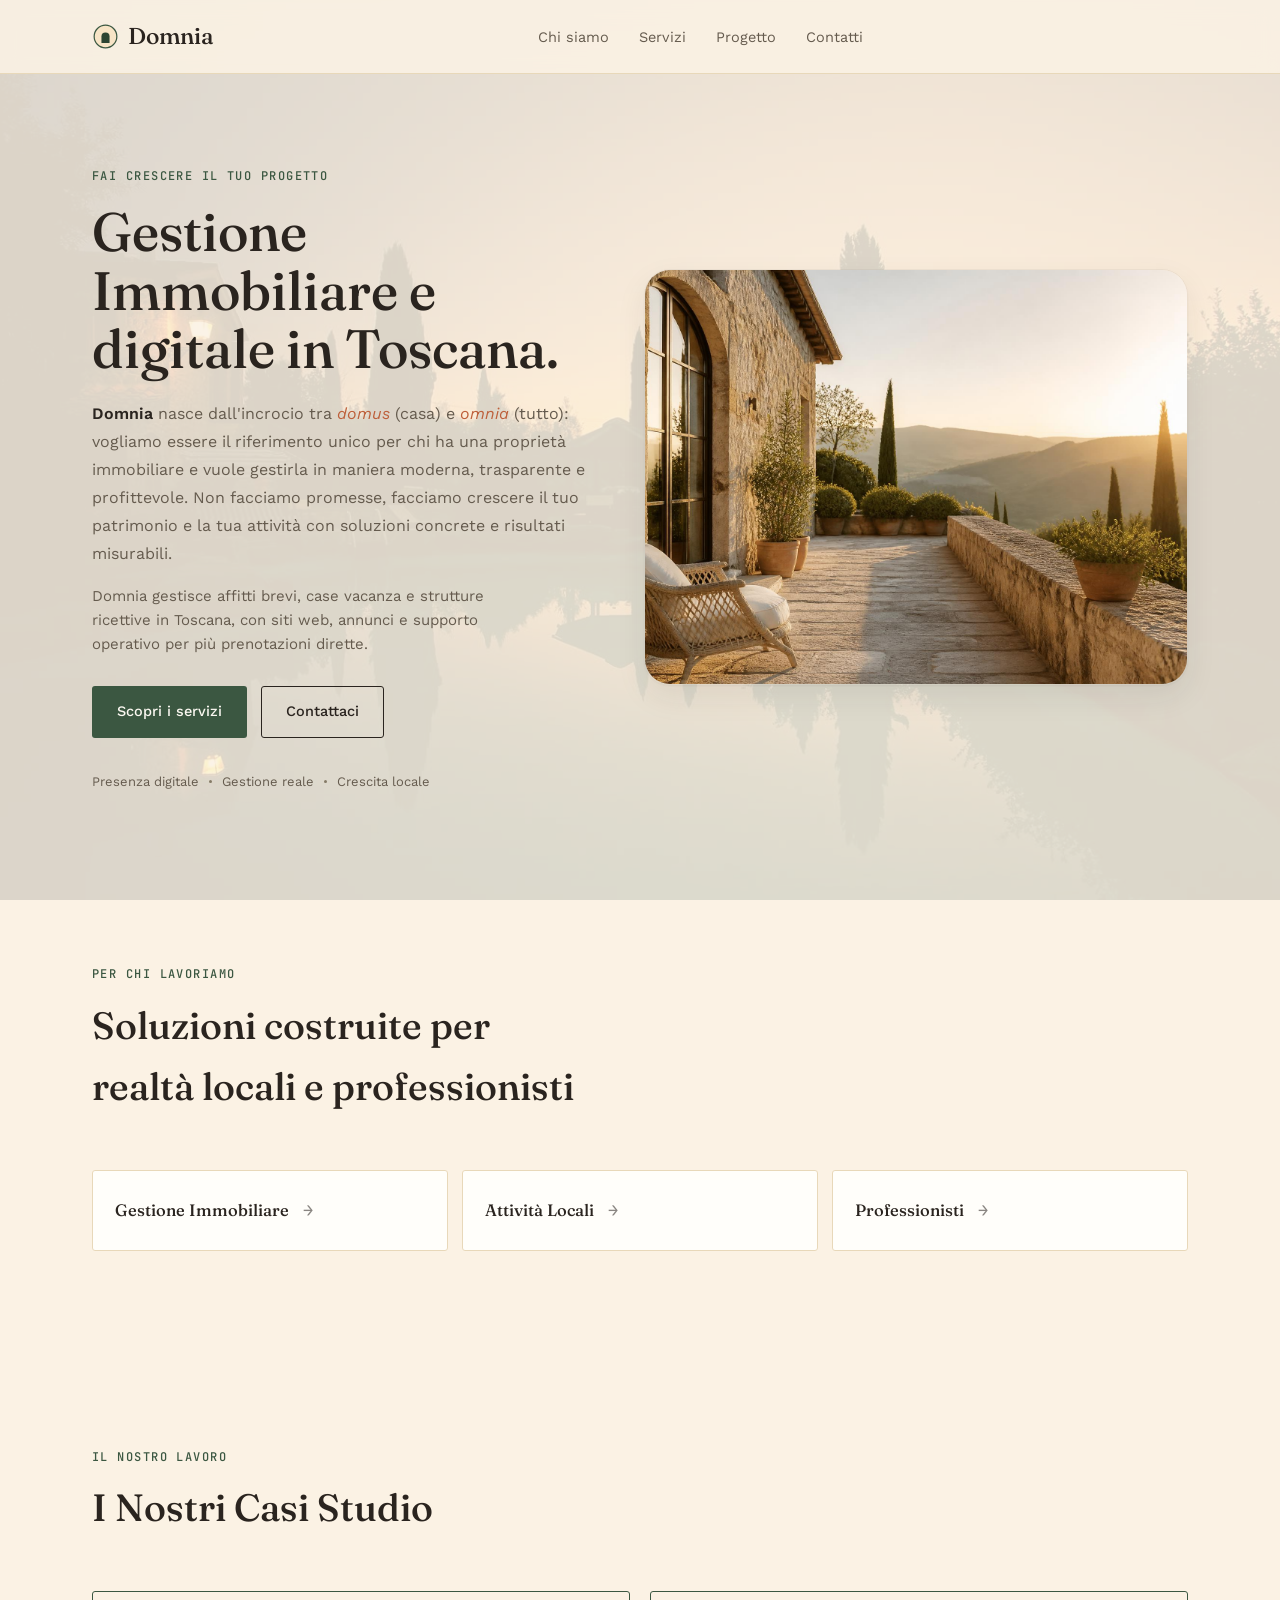
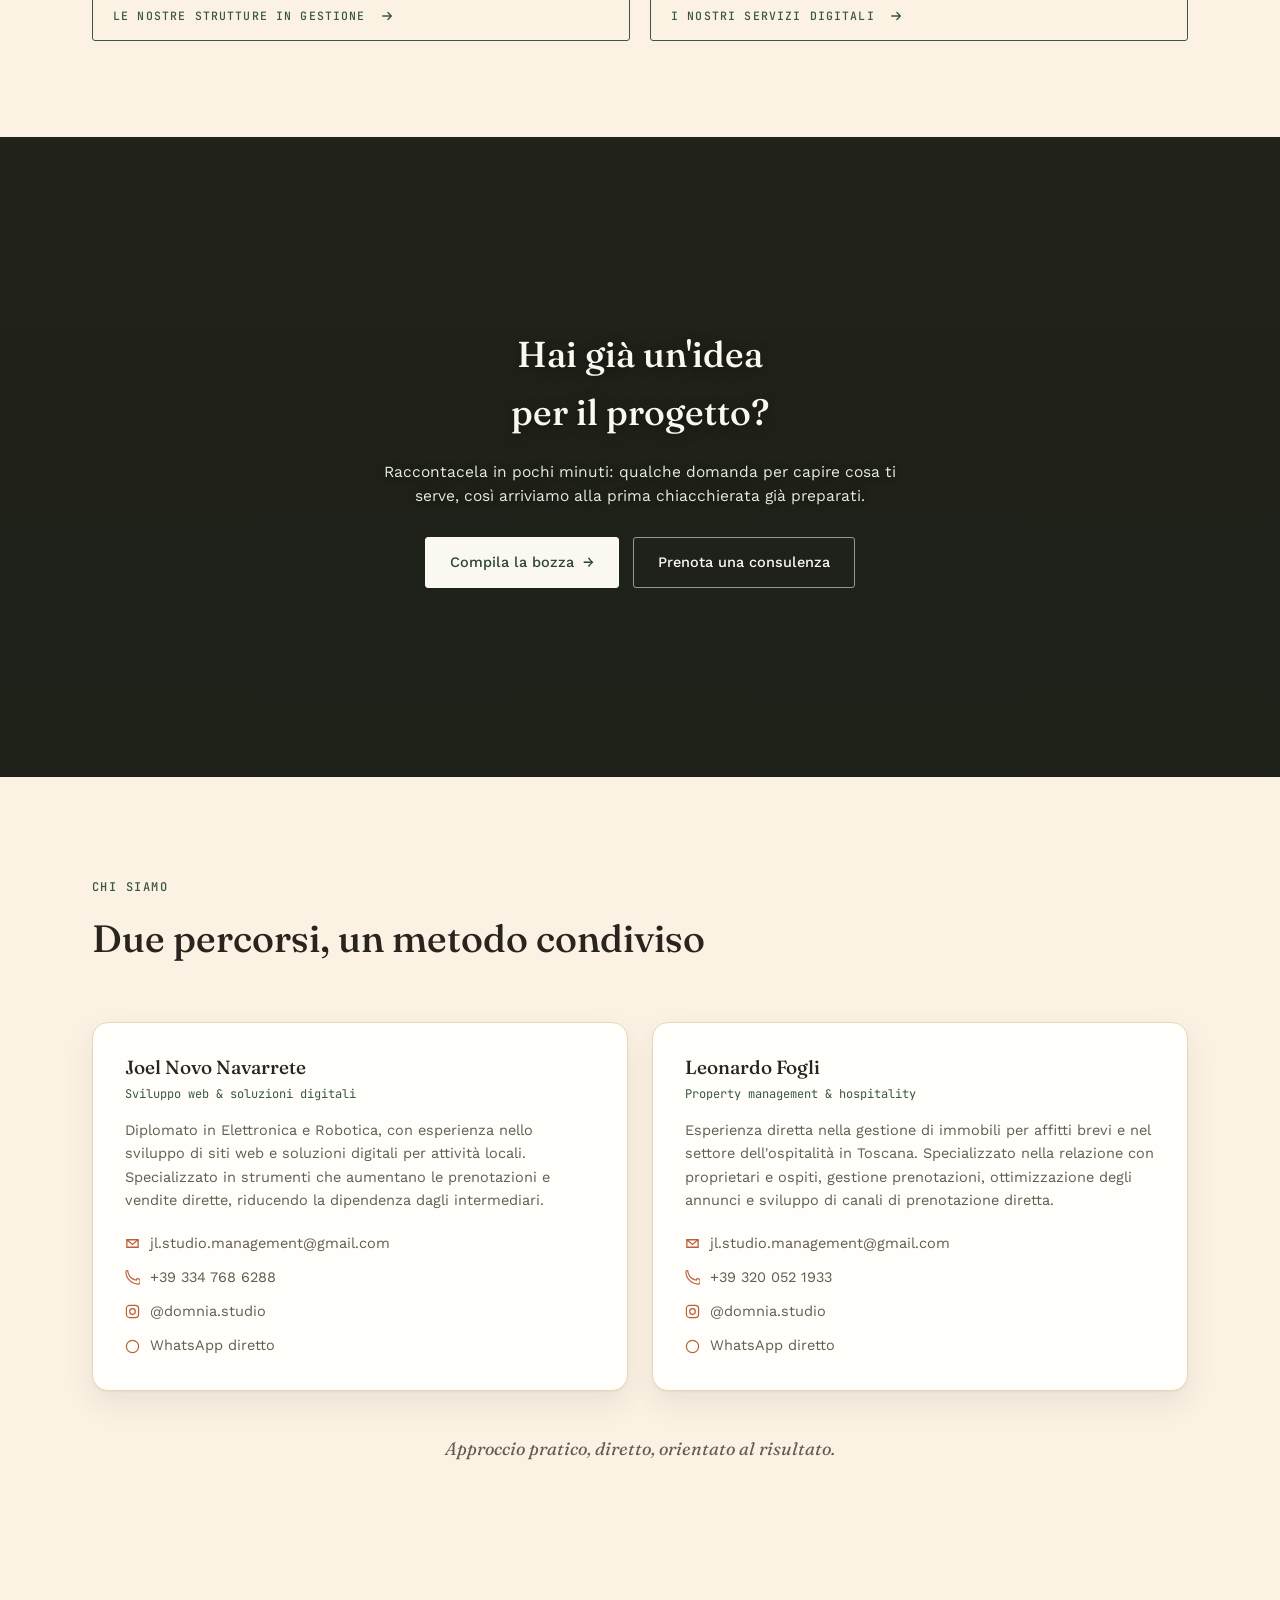
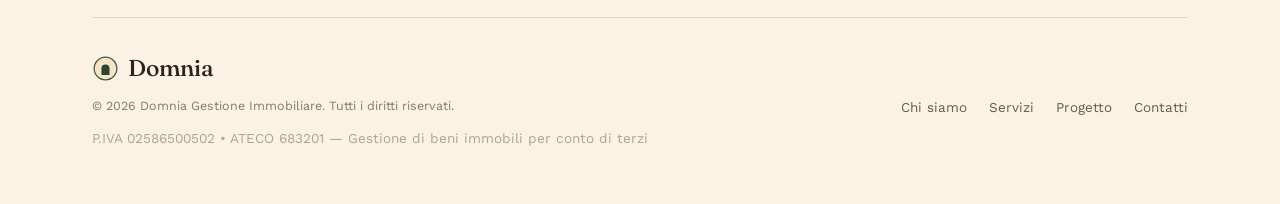
<file: index.html>
<!DOCTYPE html>
<html lang="it">
<head>
<meta charset="UTF-8">
<meta name="viewport" content="width=device-width, initial-scale=1.0">
<title>Domnia Gestione Immobiliare — Affitti e digitale in Toscana</title>
<meta name="description" content="Domnia — gestione immobiliare e digitale in Toscana: siti web, annunci e supporto operativo per più prenotazioni dirette.">
<link rel="canonical" href="https://domnia-gestioneimmobiliare.com/">
<meta property="og:type" content="website">
<meta property="og:locale" content="it_IT">
<meta property="og:site_name" content="Domnia">
<meta property="og:url" content="https://domnia-gestioneimmobiliare.com/">
<meta property="og:title" content="Domnia Gestione Immobiliare — Affitti e digitale in Toscana">
<meta property="og:description" content="Domnia — gestione immobiliare e digitale in Toscana: siti web, annunci e supporto operativo per più prenotazioni dirette.">
<meta property="og:image" content="https://domnia-gestioneimmobiliare.com/images/hero-toscana.jpg">
<meta name="twitter:card" content="summary_large_image">
<link rel="stylesheet" href="assets/style.css">
<script type="application/ld+json">
{
  "@context": "https://schema.org",
  "@type": "ProfessionalService",
  "name": "Domnia Gestione Immobiliare",
  "alternateName": "Domnia",
  "description": "Gestione immobiliare e digitale in Toscana: affitti brevi, affitti transitori, siti web e presenza online per proprietari e attività locali.",
  "url": "https://domnia-gestioneimmobiliare.com/",
  "image": "https://domnia-gestioneimmobiliare.com/images/hero-toscana.jpg",
  "email": "jl.studio.management@gmail.com",
  "telephone": "+39 320 052 1933",
  "vatID": "IT02586500502",
  "priceRange": "$$",
  "address": {
    "@type": "PostalAddress",
    "streetAddress": "Via Galimberti 15",
    "addressLocality": "Pontedera",
    "postalCode": "56025",
    "addressRegion": "PI",
    "addressCountry": "IT"
  },
  "areaServed": [
    {
      "@type": "Place",
      "name": "Pontedera"
    },
    {
      "@type": "Place",
      "name": "Valdera"
    },
    {
      "@type": "Place",
      "name": "Pisa"
    },
    {
      "@type": "Place",
      "name": "Versilia"
    },
    {
      "@type": "Place",
      "name": "Torre del Lago"
    },
    {
      "@type": "Place",
      "name": "Lido di Camaiore"
    },
    {
      "@type": "Place",
      "name": "Lucca"
    },
    {
      "@type": "Place",
      "name": "Livorno"
    },
    {
      "@type": "Place",
      "name": "Firenze"
    },
    {
      "@type": "AdministrativeArea",
      "name": "Toscana"
    }
  ],
  "knowsLanguage": "it",
  "sameAs": [
    "https://www.instagram.com/domnia.studio"
  ],
  "contactPoint": [
    {
      "@type": "ContactPoint",
      "contactType": "gestione immobiliare",
      "telephone": "+39 334 768 6288",
      "email": "jl.studio.management@gmail.com",
      "availableLanguage": "it"
    },
    {
      "@type": "ContactPoint",
      "contactType": "servizi digitali",
      "telephone": "+39 320 052 1933",
      "email": "jl.studio.management@gmail.com",
      "availableLanguage": "it"
    }
  ]
}
</script>
</head>
<body>

<header class="nav">
  <div class="nav-row">
    <a class="logo" href="#top"><svg class="logo-mark" viewBox="0 0 200 200" aria-hidden="true"><circle cx="100" cy="100" r="84" fill="var(--bg-hero-2)"></circle><circle cx="100" cy="100" r="84" fill="none" stroke="var(--accent)" stroke-width="9"></circle><path d="M70,148 L70,100 A30,30 0 0 1 130,100 L130,148 Z" fill="var(--accent-deep)"></path></svg><span>Domnia</span></a>
    <ul class="nav-links">
      <li><a href="#chi-siamo">Chi siamo</a></li>
      <li><a href="#servizi">Servizi</a></li>
      <li><a href="#progetto">Progetto</a></li>
      <li><a href="#contatti">Contatti</a></li>
    </ul>
  </div>
</header>

<main id="top">

  <section class="hero">
    <div class="wrap hero-grid">
      <div>
        <span class="eyebrow fade-up">Fai crescere il tuo progetto</span>
        <h1 class="fade-up" data-delay="1">Gestione Immobiliare e digitale in Toscana.</h1>
        <p class="hero-intro fade-up" data-delay="2"><strong>Domnia</strong> nasce dall'incrocio tra <em>domus</em> (casa) e <em>omnia</em> (tutto): vogliamo essere il riferimento unico per chi ha una proprietà immobiliare e vuole gestirla in maniera moderna, trasparente e profittevole. Non facciamo promesse, facciamo crescere il tuo patrimonio e la tua attività con soluzioni concrete e risultati misurabili.</p>
        <p class="hero-sub fade-up" data-delay="3">Domnia gestisce affitti brevi, case vacanza e strutture ricettive in Toscana, con siti web, annunci e supporto operativo per più prenotazioni dirette.</p>
        <div class="hero-actions fade-up" data-delay="4">
          <a class="btn btn-primary" href="#servizi">Scopri i servizi</a>
          <a class="btn btn-ghost" href="#contatti">Contattaci</a>
        </div>
        <div class="hero-tags">
          <span>Presenza digitale</span><span class="dot"></span>
          <span>Gestione reale</span><span class="dot"></span>
          <span>Crescita locale</span>
        </div>
      </div>

      <div class="hero-visual">
        <img
          src="images/hero-toscana.jpg"
          alt="Terrazza in pietra di un casale toscano al tramonto, con vasi in terracotta, cipressi e vista sulle colline"
          width="1600" height="1104" loading="eager" decoding="async"
        >
      </div>
    </div>
  </section>

  <section class="band-alt reveal" id="servizi">
    <div class="wrap">
      <div class="section-head">
        <span class="eyebrow fade-up">Per chi lavoriamo</span>
        <h2 class="fade-up" data-delay="1">Soluzioni costruite per realtà locali e professionisti</h2>
      </div>
      <div class="chip-grid">
        <a class="chip" href="gestione-immobiliare.html">Gestione Immobiliare <span class="chip-more" aria-hidden="true">&rarr;</span></a>
        <a class="chip" href="attivita-locali.html">Attività Locali <span class="chip-more" aria-hidden="true">&rarr;</span></a>
        <a class="chip" href="professionisti.html">Professionisti <span class="chip-more" aria-hidden="true">&rarr;</span></a>
      </div>
    </div>
  </section>

  <section class="reveal" id="casi-studio">
    <div class="wrap">
      <div class="section-head">
        <span class="eyebrow fade-up">Il nostro lavoro</span>
        <h2 class="fade-up" data-delay="1">I Nostri Casi Studio</h2>
      </div>
      <div class="servizi-scorciatoie">
        <a class="btn-strutture" href="strutture-in-gestione.html">
          <span>Le nostre strutture in gestione</span>
          <svg width="14" height="14" viewBox="0 0 16 16" fill="none"><path d="M3 8h10M9 4l4 4-4 4" stroke="currentColor" stroke-width="1.5" stroke-linecap="round" stroke-linejoin="round"/></svg>
        </a>
        <a class="btn-strutture" href="casi-studio.html">
          <span>I nostri servizi digitali</span>
          <svg width="14" height="14" viewBox="0 0 16 16" fill="none"><path d="M3 8h10M9 4l4 4-4 4" stroke="currentColor" stroke-width="1.5" stroke-linecap="round" stroke-linejoin="round"/></svg>
        </a>
      </div>
    </div>
  </section>

  <section class="video-band reveal" id="progetto">
    <video
      class="band-video"
      src="video/domnia-presentazione.mp4"
      autoplay muted loop playsinline preload="metadata"
      aria-hidden="true"
    ></video>
    <div class="video-cta">
      <div class="wrap">
        <h2 class="fade-up">Hai già un'idea per il progetto?</h2>
        <p class="fade-up" data-delay="1">Raccontacela in pochi minuti: qualche domanda per capire cosa ti serve, così arriviamo alla prima chiacchierata già preparati.</p>
        <div class="video-azioni">
          <a class="btn btn-primary" href="questionario.html">Compila la bozza <span class="btn-arrow">→</span></a>
          <a class="btn btn-chiaro" href="https://wa.me/393200521933?text=Ciao%20Domnia%2C%20vorrei%20prenotare%20una%20prima%20consulenza%20gratuita." target="_blank" rel="noopener">Prenota una consulenza</a>
        </div>
      </div>
    </div>
  </section>

  <section class="reveal" id="chi-siamo">
    <div class="wrap" id="contatti">
      <div class="section-head">
        <span class="eyebrow fade-up">Chi siamo</span>
        <h2 class="fade-up" data-delay="1">Due percorsi, un metodo condiviso</h2>
      </div>
      <div class="team-grid">
        <div class="team-card">
          <h3>Joel Novo Navarrete</h3>
          <span class="contact-role">Sviluppo web &amp; soluzioni digitali</span>
          <p>Diplomato in Elettronica e Robotica, con esperienza nello sviluppo di siti web e soluzioni digitali per attività locali. Specializzato in strumenti che aumentano le prenotazioni e vendite dirette, riducendo la dipendenza dagli intermediari.</p>
          <ul class="contact-list">
            <li><a href="mailto:jl.studio.management@gmail.com"><svg width="15" height="15" viewBox="0 0 16 16" fill="none"><path d="M2 4h12v8H2z" stroke="currentColor" stroke-width="1.4"/><path d="M2 4l6 5 6-5" stroke="currentColor" stroke-width="1.4"/></svg>jl.studio.management@gmail.com</a></li>
            <li><a href="tel:+393347686288"><svg width="15" height="15" viewBox="0 0 16 16" fill="none"><path d="M3 2c1 3 2 5 3 6s3 2 6 3l1-2 3 1v3c0 1-1 2-2 2C7 15 1 9 1 2c0-1 1-2 2-2z" stroke="currentColor" stroke-width="1.2"/></svg>+39 334 768 6288</a></li>
            <li><a href="https://instagram.com/domnia.studio" target="_blank" rel="noopener"><svg width="15" height="15" viewBox="0 0 16 16" fill="none"><rect x="1.5" y="1.5" width="13" height="13" rx="3.5" stroke="currentColor" stroke-width="1.3"/><circle cx="8" cy="8" r="3" stroke="currentColor" stroke-width="1.3"/></svg>@domnia.studio</a></li>
            <li><a href="https://wa.me/393347686288" target="_blank" rel="noopener"><svg width="15" height="15" viewBox="0 0 16 16" fill="none"><circle cx="8" cy="8" r="6.5" stroke="currentColor" stroke-width="1.3"/></svg>WhatsApp diretto</a></li>
          </ul>
        </div>
        <div class="team-card">
          <h3>Leonardo Fogli</h3>
          <span class="contact-role">Property management &amp; hospitality</span>
          <p>Esperienza diretta nella gestione di immobili per affitti brevi e nel settore dell'ospitalità in Toscana. Specializzato nella relazione con proprietari e ospiti, gestione prenotazioni, ottimizzazione degli annunci e sviluppo di canali di prenotazione diretta.</p>
          <ul class="contact-list">
            <li><a href="mailto:jl.studio.management@gmail.com"><svg width="15" height="15" viewBox="0 0 16 16" fill="none"><path d="M2 4h12v8H2z" stroke="currentColor" stroke-width="1.4"/><path d="M2 4l6 5 6-5" stroke="currentColor" stroke-width="1.4"/></svg>jl.studio.management@gmail.com</a></li>
            <li><a href="tel:+393200521933"><svg width="15" height="15" viewBox="0 0 16 16" fill="none"><path d="M3 2c1 3 2 5 3 6s3 2 6 3l1-2 3 1v3c0 1-1 2-2 2C7 15 1 9 1 2c0-1 1-2 2-2z" stroke="currentColor" stroke-width="1.2"/></svg>+39 320 052 1933</a></li>
            <li><a href="https://instagram.com/domnia.studio" target="_blank" rel="noopener"><svg width="15" height="15" viewBox="0 0 16 16" fill="none"><rect x="1.5" y="1.5" width="13" height="13" rx="3.5" stroke="currentColor" stroke-width="1.3"/><circle cx="8" cy="8" r="3" stroke="currentColor" stroke-width="1.3"/></svg>@domnia.studio</a></li>
            <li><a href="https://wa.me/393200521933" target="_blank" rel="noopener"><svg width="15" height="15" viewBox="0 0 16 16" fill="none"><circle cx="8" cy="8" r="6.5" stroke="currentColor" stroke-width="1.3"/></svg>WhatsApp diretto</a></li>
          </ul>
        </div>
      </div>
      <p class="approach-line">Approccio pratico, diretto, orientato al risultato.</p>
    </div>
  </section>

</main>

<footer>
  <div class="wrap">
    <hr class="hairline" style="margin-bottom:32px">
    <div class="footer-row">
      <div>
        <a class="logo" href="#top"><svg class="logo-mark" viewBox="0 0 200 200" aria-hidden="true"><circle cx="100" cy="100" r="84" fill="var(--bg-hero-2)"></circle><circle cx="100" cy="100" r="84" fill="none" stroke="var(--accent)" stroke-width="9"></circle><path d="M70,148 L70,100 A30,30 0 0 1 130,100 L130,148 Z" fill="var(--accent-deep)"></path></svg><span>Domnia</span></a>
        <p class="footer-copy">© 2026 Domnia Gestione Immobiliare. Tutti i diritti riservati.</p>
        <p class="footer-copy" style="font-size: 0.85em; opacity: 0.65;">P.IVA 02586500502 • ATECO 683201 — Gestione di beni immobili per conto di terzi</p>
      </div>
      <ul class="footer-links">
        <li><a href="#chi-siamo">Chi siamo</a></li>
        <li><a href="#servizi">Servizi</a></li>
        <li><a href="#progetto">Progetto</a></li>
        <li><a href="#contatti">Contatti</a></li>
      </ul>
    </div>
  </div>
</footer>

<script src="assets/script.js"></script>

</body>
</html>
</file>
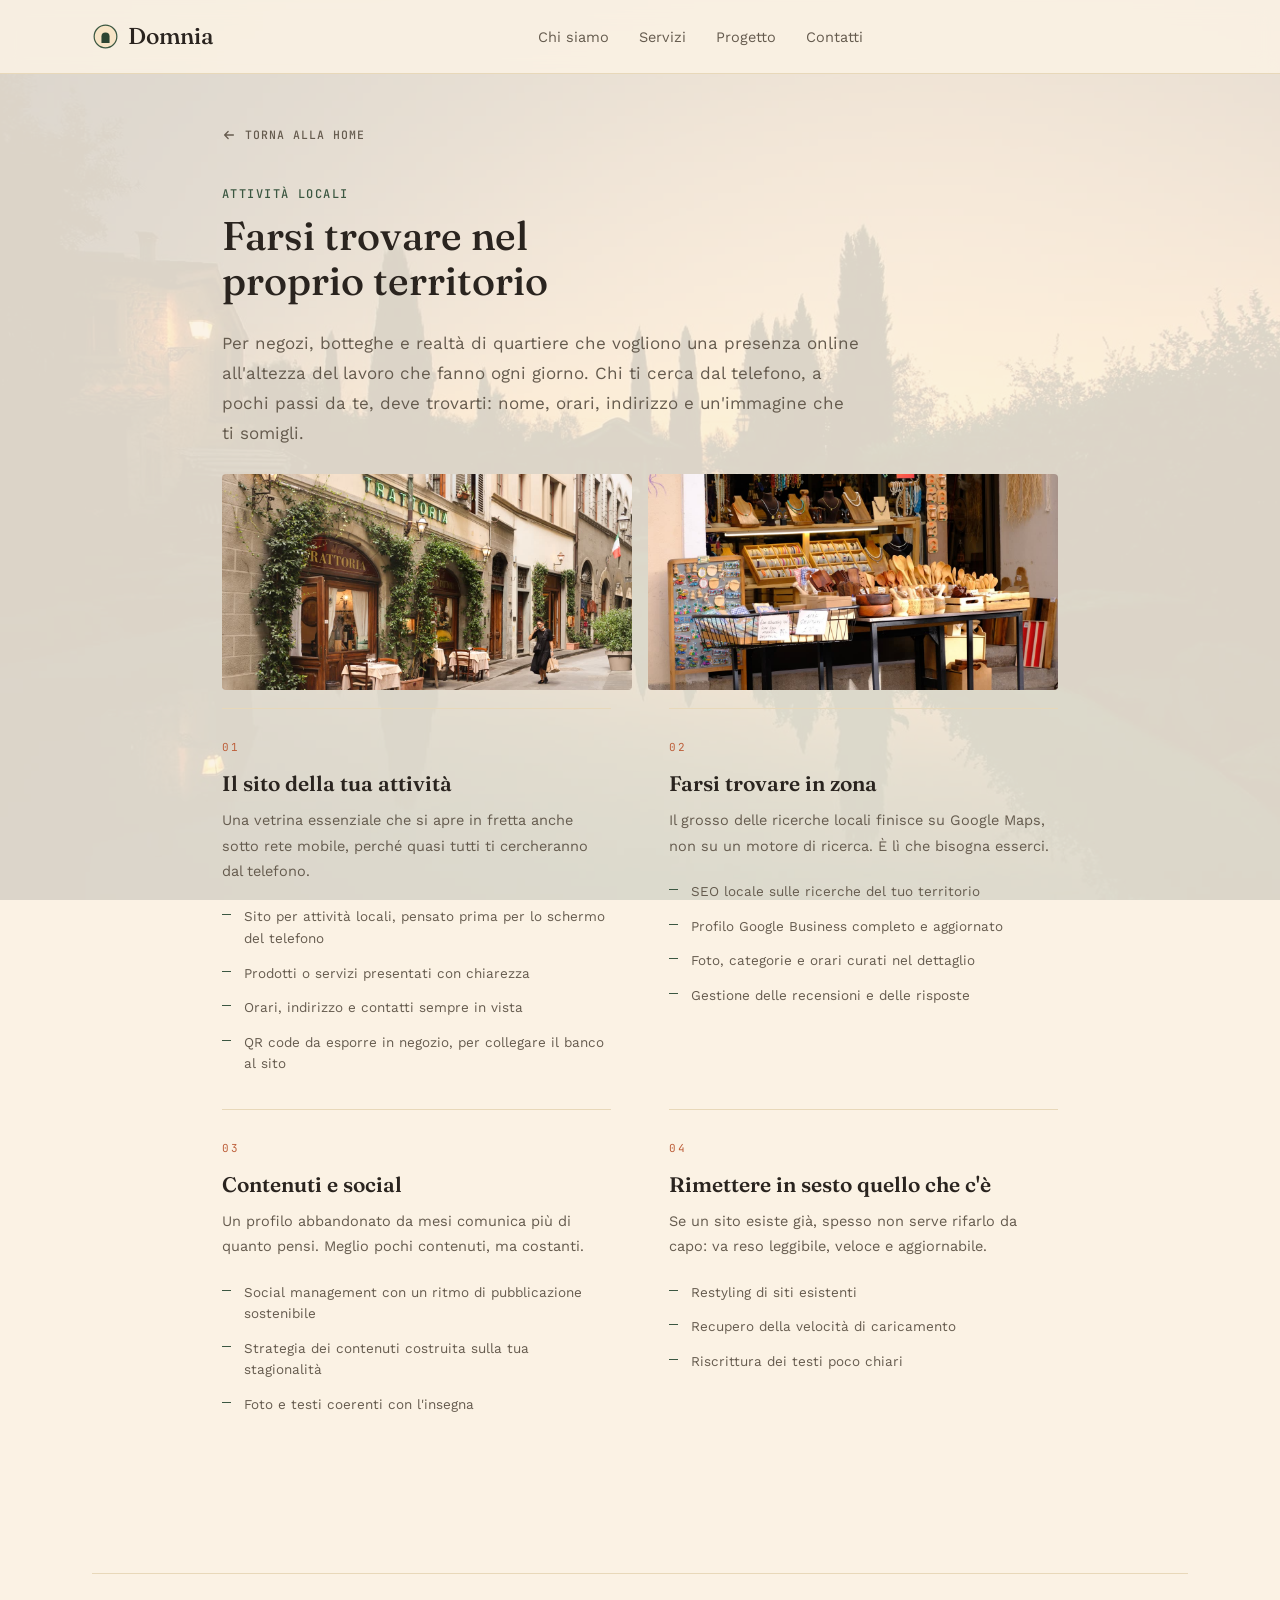
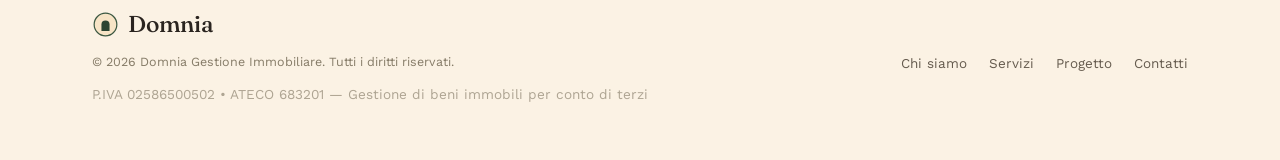
<file: attivita-locali.html>
<!DOCTYPE html>
<html lang="it">
<head>
<meta charset="UTF-8">
<meta name="viewport" content="width=device-width, initial-scale=1.0">
<title>Siti e SEO locale per negozi e botteghe — Domnia</title>
<meta name="description" content="Siti, SEO locale e profilo Google Business per negozi, botteghe e realtà di quartiere che vogliono farsi trovare nel proprio territorio.">
<link rel="canonical" href="https://domnia-gestioneimmobiliare.com/attivita-locali">
<meta property="og:type" content="website">
<meta property="og:locale" content="it_IT">
<meta property="og:site_name" content="Domnia">
<meta property="og:url" content="https://domnia-gestioneimmobiliare.com/attivita-locali">
<meta property="og:title" content="Siti e SEO locale per negozi e botteghe — Domnia">
<meta property="og:description" content="Siti, SEO locale e profilo Google Business per negozi, botteghe e realtà di quartiere che vogliono farsi trovare nel proprio territorio.">
<meta property="og:image" content="https://domnia-gestioneimmobiliare.com/images/hero-toscana.jpg">
<meta name="twitter:card" content="summary_large_image">
<link rel="stylesheet" href="assets/style.css">
</head>
<body>

<header class="nav">
  <div class="nav-row">
    <a class="logo" href="index.html"><svg class="logo-mark" viewBox="0 0 200 200" aria-hidden="true"><circle cx="100" cy="100" r="84" fill="var(--bg-hero-2)"></circle><circle cx="100" cy="100" r="84" fill="none" stroke="var(--accent)" stroke-width="9"></circle><path d="M70,148 L70,100 A30,30 0 0 1 130,100 L130,148 Z" fill="var(--accent-deep)"></path></svg><span>Domnia</span></a>
    <ul class="nav-links">
      <li><a href="index.html#chi-siamo">Chi siamo</a></li>
      <li><a href="index.html#servizi">Servizi</a></li>
      <li><a href="index.html#progetto">Progetto</a></li>
      <li><a href="index.html#contatti">Contatti</a></li>
    </ul>
  </div>
</header>

<main id="top">
  <div class="fs-body pagina">
    <a class="torna" href="index.html">
      <svg width="14" height="14" viewBox="0 0 16 16" fill="none" aria-hidden="true"><path d="M13 8H3M7 4L3 8l4 4" stroke="currentColor" stroke-width="1.5" stroke-linecap="round" stroke-linejoin="round"/></svg>
      Torna alla home
    </a>
    <span class="eyebrow">Attività Locali</span>
    <h1 class="pagina-titolo">Farsi trovare nel proprio territorio</h1>

      <p class="fs-lead">Per negozi, botteghe e realtà di quartiere che vogliono una presenza online all'altezza del lavoro che fanno ogni giorno. Chi ti cerca dal telefono, a pochi passi da te, deve trovarti: nome, orari, indirizzo e un'immagine che ti somigli.</p>

      <div class="fs-photo-pair">
        <img src="images/attivita-trattoria.jpg" alt="Trattoria storica affacciata su una via del centro, con tavoli apparecchiati all'esterno" loading="lazy" width="1200" height="800">
        <img src="images/attivita-artigianato.jpg" alt="Banco di una bottega artigiana con oggetti in legno e bigiotteria esposti in strada" loading="lazy" width="1200" height="966">
      </div>
      <div class="fs-blocks">
        <article class="fs-block">
          <span class="fs-block-num">01</span>
          <h4>Il sito della tua attività</h4>
          <p>Una vetrina essenziale che si apre in fretta anche sotto rete mobile, perché quasi tutti ti cercheranno dal telefono.</p>
          <ul class="fs-points">
            <li>Sito per attività locali, pensato prima per lo schermo del telefono</li>
            <li>Prodotti o servizi presentati con chiarezza</li>
            <li>Orari, indirizzo e contatti sempre in vista</li>
            <li>QR code da esporre in negozio, per collegare il banco al sito</li>
          </ul>
        </article>
        <article class="fs-block">
          <span class="fs-block-num">02</span>
          <h4>Farsi trovare in zona</h4>
          <p>Il grosso delle ricerche locali finisce su Google Maps, non su un motore di ricerca. È lì che bisogna esserci.</p>
          <ul class="fs-points">
            <li>SEO locale sulle ricerche del tuo territorio</li>
            <li>Profilo Google Business completo e aggiornato</li>
            <li>Foto, categorie e orari curati nel dettaglio</li>
            <li>Gestione delle recensioni e delle risposte</li>
          </ul>
        </article>
        <article class="fs-block">
          <span class="fs-block-num">03</span>
          <h4>Contenuti e social</h4>
          <p>Un profilo abbandonato da mesi comunica più di quanto pensi. Meglio pochi contenuti, ma costanti.</p>
          <ul class="fs-points">
            <li>Social management con un ritmo di pubblicazione sostenibile</li>
            <li>Strategia dei contenuti costruita sulla tua stagionalità</li>
            <li>Foto e testi coerenti con l'insegna</li>
          </ul>
        </article>
        <article class="fs-block">
          <span class="fs-block-num">04</span>
          <h4>Rimettere in sesto quello che c'è</h4>
          <p>Se un sito esiste già, spesso non serve rifarlo da capo: va reso leggibile, veloce e aggiornabile.</p>
          <ul class="fs-points">
            <li>Restyling di siti esistenti</li>
            <li>Recupero della velocità di caricamento</li>
            <li>Riscrittura dei testi poco chiari</li>
          </ul>
        </article>
      </div>
  </div>
</main>

<footer>
  <div class="wrap">
    <hr class="hairline" style="margin-bottom:32px">
    <div class="footer-row">
      <div>
        <a class="logo" href="index.html"><svg class="logo-mark" viewBox="0 0 200 200" aria-hidden="true"><circle cx="100" cy="100" r="84" fill="var(--bg-hero-2)"></circle><circle cx="100" cy="100" r="84" fill="none" stroke="var(--accent)" stroke-width="9"></circle><path d="M70,148 L70,100 A30,30 0 0 1 130,100 L130,148 Z" fill="var(--accent-deep)"></path></svg><span>Domnia</span></a>
        <p class="footer-copy">© 2026 Domnia Gestione Immobiliare. Tutti i diritti riservati.</p>
        <p class="footer-copy" style="font-size: 0.85em; opacity: 0.65;">P.IVA 02586500502 • ATECO 683201 — Gestione di beni immobili per conto di terzi</p>
      </div>
      <ul class="footer-links">
        <li><a href="index.html#chi-siamo">Chi siamo</a></li>
        <li><a href="index.html#servizi">Servizi</a></li>
        <li><a href="index.html#progetto">Progetto</a></li>
        <li><a href="index.html#contatti">Contatti</a></li>
      </ul>
    </div>
  </div>
</footer>

<script src="assets/script.js"></script>
</body>
</html>
</file>
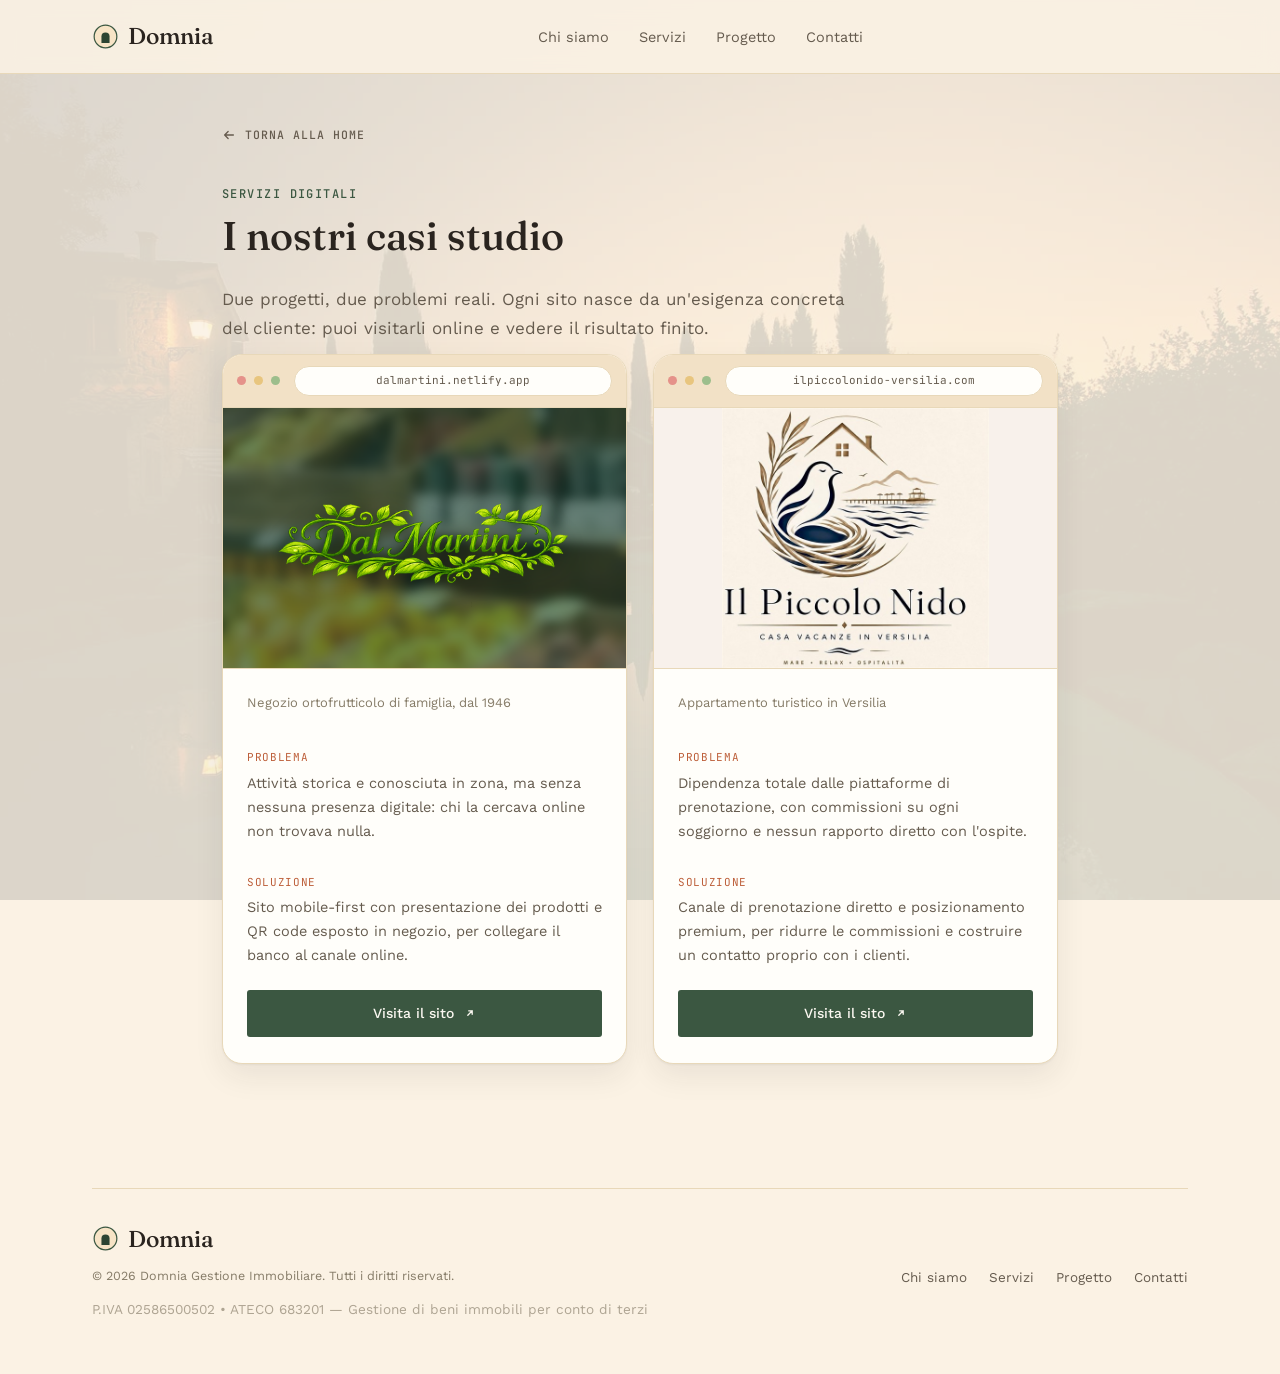
<file: casi-studio.html>
<!DOCTYPE html>
<html lang="it">
<head>
<meta charset="UTF-8">
<meta name="viewport" content="width=device-width, initial-scale=1.0">
<title>Siti web realizzati in Versilia: due casi studio — Domnia</title>
<meta name="description" content="Due progetti digitali realizzati da Domnia: il sito del negozio ortofrutticolo Dal Martini e quello della casa vacanze Il Piccolo Nido.">
<link rel="canonical" href="https://domnia-gestioneimmobiliare.com/casi-studio">
<meta property="og:type" content="website">
<meta property="og:locale" content="it_IT">
<meta property="og:site_name" content="Domnia">
<meta property="og:url" content="https://domnia-gestioneimmobiliare.com/casi-studio">
<meta property="og:title" content="Siti web realizzati in Versilia: due casi studio — Domnia">
<meta property="og:description" content="Due progetti digitali realizzati da Domnia: il sito del negozio ortofrutticolo Dal Martini e quello della casa vacanze Il Piccolo Nido.">
<meta property="og:image" content="https://domnia-gestioneimmobiliare.com/images/hero-toscana.jpg">
<meta name="twitter:card" content="summary_large_image">
<link rel="stylesheet" href="assets/style.css">
</head>
<body>

<header class="nav">
  <div class="nav-row">
    <a class="logo" href="index.html"><svg class="logo-mark" viewBox="0 0 200 200" aria-hidden="true"><circle cx="100" cy="100" r="84" fill="var(--bg-hero-2)"></circle><circle cx="100" cy="100" r="84" fill="none" stroke="var(--accent)" stroke-width="9"></circle><path d="M70,148 L70,100 A30,30 0 0 1 130,100 L130,148 Z" fill="var(--accent-deep)"></path></svg><span>Domnia</span></a>
    <ul class="nav-links">
      <li><a href="index.html#chi-siamo">Chi siamo</a></li>
      <li><a href="index.html#servizi">Servizi</a></li>
      <li><a href="index.html#progetto">Progetto</a></li>
      <li><a href="index.html#contatti">Contatti</a></li>
    </ul>
  </div>
</header>

<main id="top">
  <div class="fs-body pagina">
    <a class="torna" href="index.html">
      <svg width="14" height="14" viewBox="0 0 16 16" fill="none" aria-hidden="true"><path d="M13 8H3M7 4L3 8l4 4" stroke="currentColor" stroke-width="1.5" stroke-linecap="round" stroke-linejoin="round"/></svg>
      Torna alla home
    </a>
    <span class="eyebrow">Servizi digitali</span>
    <h1 class="pagina-titolo">I nostri casi studio</h1>

      <p class="fs-lead">Due progetti, due problemi reali. Ogni sito nasce da un'esigenza concreta del cliente: puoi visitarli online e vedere il risultato finito.</p>
      <div class="fs-case-list">

        <div class="fs-case-card">
          <div class="case-window">
            <div class="case-chrome">
              <span class="case-dot"></span><span class="case-dot"></span><span class="case-dot"></span>
              <span class="case-url">dalmartini.netlify.app</span>
            </div>
            <div class="case-shot" style="background-image:url('images/dal-martini-logo.png');"></div>
          </div>
          <div class="fs-case-body">
            <p class="case-sub">Negozio ortofrutticolo di famiglia, dal 1946</p>
            <div class="case-rows">
              <div class="case-row">
                <span class="label">Problema</span>
                <p>Attività storica e conosciuta in zona, ma senza nessuna presenza digitale: chi la cercava online non trovava nulla.</p>
              </div>
              <div class="case-row">
                <span class="label">Soluzione</span>
                <p>Sito mobile-first con presentazione dei prodotti e QR code esposto in negozio, per collegare il banco al canale online.</p>
              </div>
            </div>
            <div class="case-visit">
              <a href="https://dalmartini.netlify.app/" target="_blank" rel="noopener noreferrer">
                <span>Visita il sito</span>
                <svg width="14" height="14" viewBox="0 0 16 16" fill="none" aria-hidden="true"><path d="M5.5 10.5L10.5 5.5M10.5 5.5H6.5M10.5 5.5V9.5" stroke="currentColor" stroke-width="1.5" stroke-linecap="round" stroke-linejoin="round"/></svg>
              </a>
            </div>
          </div>
        </div>

        <div class="fs-case-card">
          <div class="case-window">
            <div class="case-chrome">
              <span class="case-dot"></span><span class="case-dot"></span><span class="case-dot"></span>
              <span class="case-url">ilpiccolonido-versilia.com</span>
            </div>
            <div class="case-shot logo-contain" style="background-image:url('images/piccolo-nido-logo.jpg'); background-color:#F8F1EB;"></div>
          </div>
          <div class="fs-case-body">
            <p class="case-sub">Appartamento turistico in Versilia</p>
            <div class="case-rows">
              <div class="case-row">
                <span class="label">Problema</span>
                <p>Dipendenza totale dalle piattaforme di prenotazione, con commissioni su ogni soggiorno e nessun rapporto diretto con l'ospite.</p>
              </div>
              <div class="case-row">
                <span class="label">Soluzione</span>
                <p>Canale di prenotazione diretto e posizionamento premium, per ridurre le commissioni e costruire un contatto proprio con i clienti.</p>
              </div>
            </div>
            <div class="case-visit">
              <a href="https://ilpiccolonido-versilia.com/" target="_blank" rel="noopener noreferrer">
                <span>Visita il sito</span>
                <svg width="14" height="14" viewBox="0 0 16 16" fill="none" aria-hidden="true"><path d="M5.5 10.5L10.5 5.5M10.5 5.5H6.5M10.5 5.5V9.5" stroke="currentColor" stroke-width="1.5" stroke-linecap="round" stroke-linejoin="round"/></svg>
              </a>
            </div>
          </div>
        </div>

      </div>
  </div>
</main>

<footer>
  <div class="wrap">
    <hr class="hairline" style="margin-bottom:32px">
    <div class="footer-row">
      <div>
        <a class="logo" href="index.html"><svg class="logo-mark" viewBox="0 0 200 200" aria-hidden="true"><circle cx="100" cy="100" r="84" fill="var(--bg-hero-2)"></circle><circle cx="100" cy="100" r="84" fill="none" stroke="var(--accent)" stroke-width="9"></circle><path d="M70,148 L70,100 A30,30 0 0 1 130,100 L130,148 Z" fill="var(--accent-deep)"></path></svg><span>Domnia</span></a>
        <p class="footer-copy">© 2026 Domnia Gestione Immobiliare. Tutti i diritti riservati.</p>
        <p class="footer-copy" style="font-size: 0.85em; opacity: 0.65;">P.IVA 02586500502 • ATECO 683201 — Gestione di beni immobili per conto di terzi</p>
      </div>
      <ul class="footer-links">
        <li><a href="index.html#chi-siamo">Chi siamo</a></li>
        <li><a href="index.html#servizi">Servizi</a></li>
        <li><a href="index.html#progetto">Progetto</a></li>
        <li><a href="index.html#contatti">Contatti</a></li>
      </ul>
    </div>
  </div>
</footer>

<script src="assets/script.js"></script>
</body>
</html>
</file>
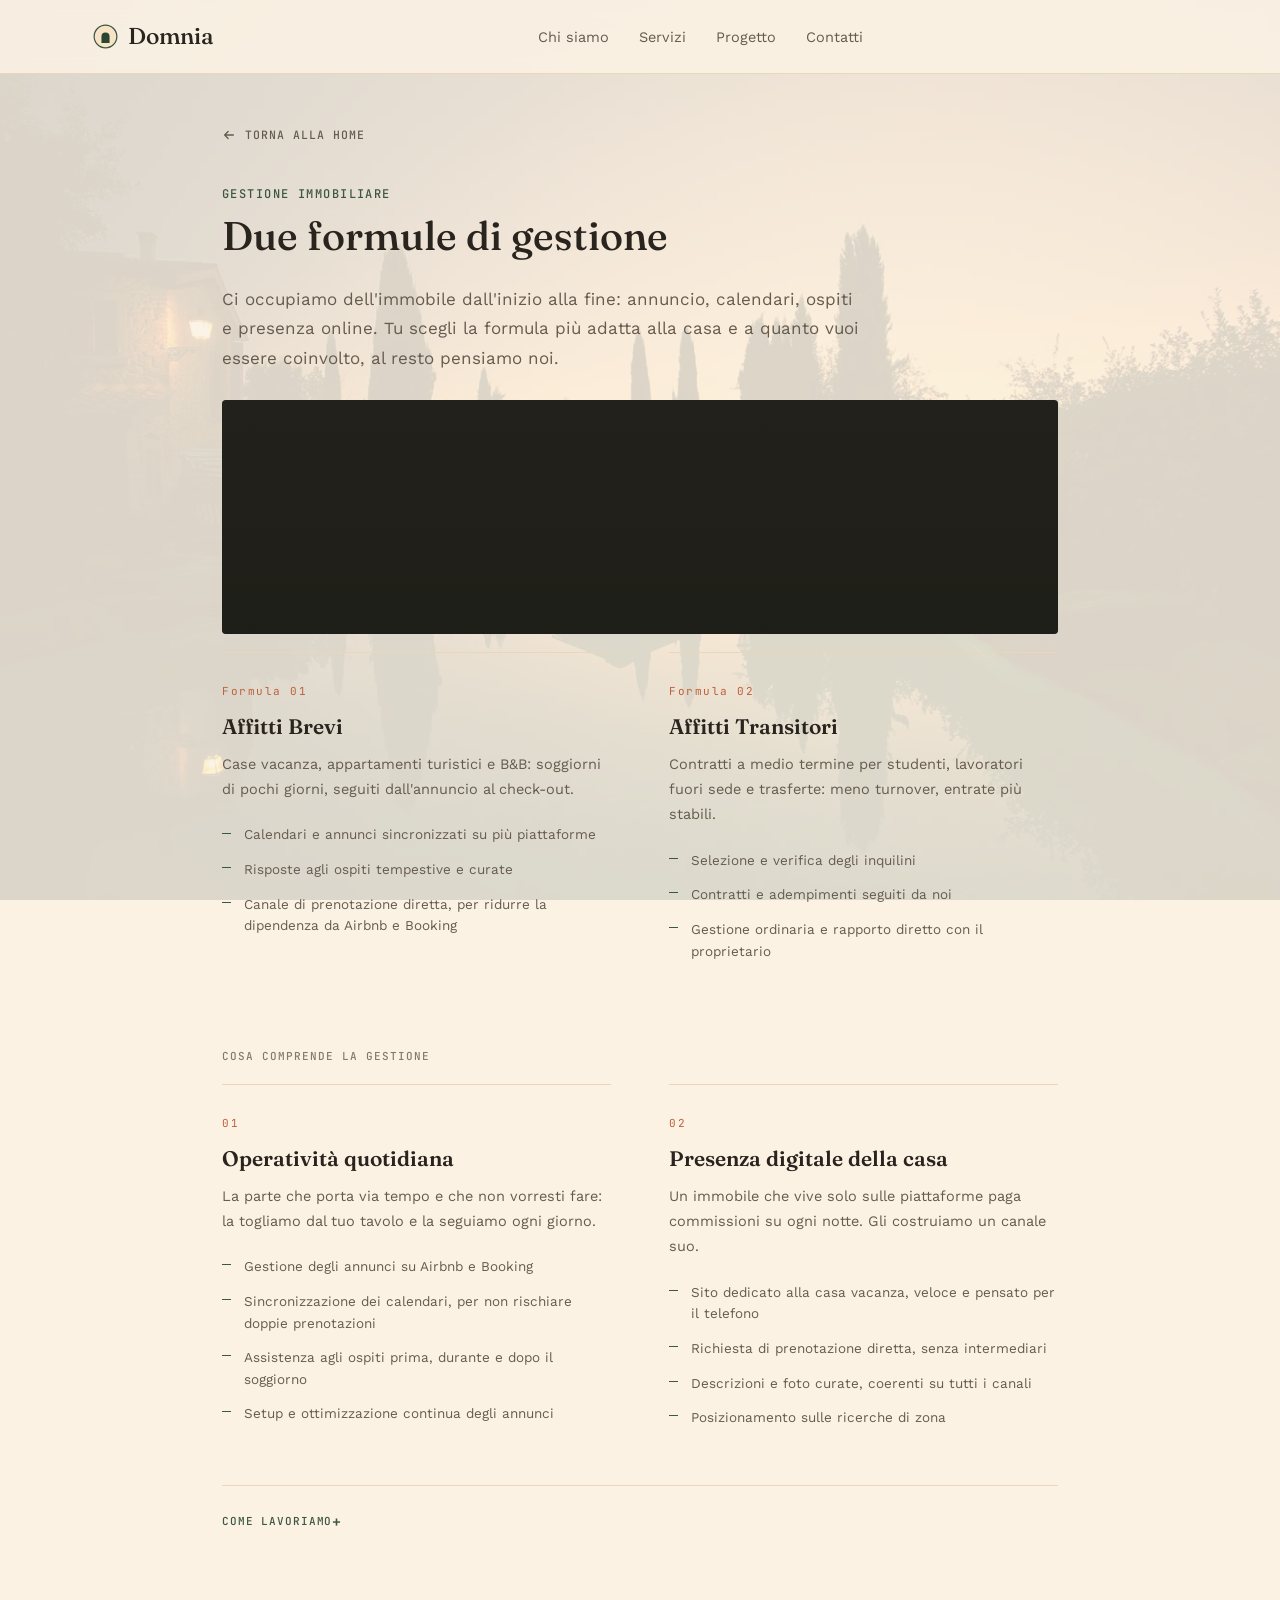
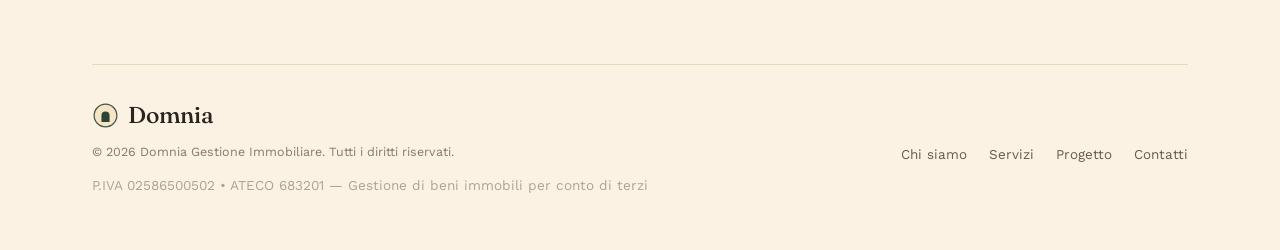
<file: gestione-immobiliare.html>
<!DOCTYPE html>
<html lang="it">
<head>
<meta charset="UTF-8">
<meta name="viewport" content="width=device-width, initial-scale=1.0">
<title>Gestione affitti brevi e transitori in Toscana — Domnia</title>
<meta name="description" content="Due formule di gestione per il tuo immobile in Toscana: affitti brevi e affitti transitori, con operatività quotidiana e presenza digitale curate da Domnia.">
<link rel="canonical" href="https://domnia-gestioneimmobiliare.com/gestione-immobiliare">
<meta property="og:type" content="website">
<meta property="og:locale" content="it_IT">
<meta property="og:site_name" content="Domnia">
<meta property="og:url" content="https://domnia-gestioneimmobiliare.com/gestione-immobiliare">
<meta property="og:title" content="Gestione affitti brevi e transitori in Toscana — Domnia">
<meta property="og:description" content="Due formule di gestione per il tuo immobile in Toscana: affitti brevi e affitti transitori, con operatività quotidiana e presenza digitale curate da Domnia.">
<meta property="og:image" content="https://domnia-gestioneimmobiliare.com/images/hero-toscana.jpg">
<meta name="twitter:card" content="summary_large_image">
<link rel="stylesheet" href="assets/style.css">
</head>
<body>

<header class="nav">
  <div class="nav-row">
    <a class="logo" href="index.html"><svg class="logo-mark" viewBox="0 0 200 200" aria-hidden="true"><circle cx="100" cy="100" r="84" fill="var(--bg-hero-2)"></circle><circle cx="100" cy="100" r="84" fill="none" stroke="var(--accent)" stroke-width="9"></circle><path d="M70,148 L70,100 A30,30 0 0 1 130,100 L130,148 Z" fill="var(--accent-deep)"></path></svg><span>Domnia</span></a>
    <ul class="nav-links">
      <li><a href="index.html#chi-siamo">Chi siamo</a></li>
      <li><a href="index.html#servizi">Servizi</a></li>
      <li><a href="index.html#progetto">Progetto</a></li>
      <li><a href="index.html#contatti">Contatti</a></li>
    </ul>
  </div>
</header>

<main id="top">
  <div class="fs-body pagina">
    <a class="torna" href="index.html">
      <svg width="14" height="14" viewBox="0 0 16 16" fill="none" aria-hidden="true"><path d="M13 8H3M7 4L3 8l4 4" stroke="currentColor" stroke-width="1.5" stroke-linecap="round" stroke-linejoin="round"/></svg>
      Torna alla home
    </a>
    <span class="eyebrow">Gestione Immobiliare</span>
    <h1 class="pagina-titolo">Due formule di gestione</h1>

    <p class="fs-lead">Ci occupiamo dell'immobile dall'inizio alla fine: annuncio, calendari, ospiti e presenza online. Tu scegli la formula più adatta alla casa e a quanto vuoi essere coinvolto, al resto pensiamo noi.</p>

    <!-- preload="none": il video parte solo quando il modale viene aperto,
         cosi' non pesa sul caricamento di chi non lo apre mai. -->
    <div class="fs-video-band">
      <video src="video/gestione-immobiliare-bg.mp4" muted loop playsinline preload="none" aria-hidden="true"></video>
    </div>
    <div class="fs-blocks">
      <article class="fs-block">
        <span class="fs-block-num">Formula 01</span>
        <h4>Affitti Brevi</h4>
        <p>Case vacanza, appartamenti turistici e B&amp;B: soggiorni di pochi giorni, seguiti dall'annuncio al check-out.</p>
        <ul class="fs-points">
          <li>Calendari e annunci sincronizzati su più piattaforme</li>
          <li>Risposte agli ospiti tempestive e curate</li>
          <li>Canale di prenotazione diretta, per ridurre la dipendenza da Airbnb e Booking</li>
        </ul>
      </article>
      <article class="fs-block">
        <span class="fs-block-num">Formula 02</span>
        <h4>Affitti Transitori</h4>
        <p>Contratti a medio termine per studenti, lavoratori fuori sede e trasferte: meno turnover, entrate più stabili.</p>
        <ul class="fs-points">
          <li>Selezione e verifica degli inquilini</li>
          <li>Contratti e adempimenti seguiti da noi</li>
          <li>Gestione ordinaria e rapporto diretto con il proprietario</li>
        </ul>
      </article>
    </div>
    <h4 class="fs-sub">Cosa comprende la gestione</h4>
    <div class="fs-blocks">
      <article class="fs-block">
        <span class="fs-block-num">01</span>
        <h4>Operatività quotidiana</h4>
        <p>La parte che porta via tempo e che non vorresti fare: la togliamo dal tuo tavolo e la seguiamo ogni giorno.</p>
        <ul class="fs-points">
          <li>Gestione degli annunci su Airbnb e Booking</li>
          <li>Sincronizzazione dei calendari, per non rischiare doppie prenotazioni</li>
          <li>Assistenza agli ospiti prima, durante e dopo il soggiorno</li>
          <li>Setup e ottimizzazione continua degli annunci</li>
        </ul>
      </article>
      <article class="fs-block">
        <span class="fs-block-num">02</span>
        <h4>Presenza digitale della casa</h4>
        <p>Un immobile che vive solo sulle piattaforme paga commissioni su ogni notte. Gli costruiamo un canale suo.</p>
        <ul class="fs-points">
          <li>Sito dedicato alla casa vacanza, veloce e pensato per il telefono</li>
          <li>Richiesta di prenotazione diretta, senza intermediari</li>
          <li>Descrizioni e foto curate, coerenti su tutti i canali</li>
          <li>Posizionamento sulle ricerche di zona</li>
        </ul>
      </article>
    </div>

    <details class="modal-steps">
      <summary>Come lavoriamo</summary>
      <div class="step-list">
        <div class="step"><span class="step-num">01</span><p><strong>Analisi</strong> — immobile, zona e concorrenza.</p></div>
        <div class="step"><span class="step-num">02</span><p><strong>Strategia</strong> — prezzi, canali e posizionamento.</p></div>
        <div class="step"><span class="step-num">03</span><p><strong>Setup</strong> — annunci, foto e calendari.</p></div>
        <div class="step"><span class="step-num">04</span><p><strong>Pubblicazione</strong> — online su tutti i canali.</p></div>
        <div class="step"><span class="step-num">05</span><p><strong>Gestione</strong> — ospiti, comunicazioni e operatività.</p></div>
        <div class="step"><span class="step-num">06</span><p><strong>Crescita</strong> — seguiamo i risultati nel tempo.</p></div>
      </div>
    </details>
  </div>
</main>

<footer>
  <div class="wrap">
    <hr class="hairline" style="margin-bottom:32px">
    <div class="footer-row">
      <div>
        <a class="logo" href="index.html"><svg class="logo-mark" viewBox="0 0 200 200" aria-hidden="true"><circle cx="100" cy="100" r="84" fill="var(--bg-hero-2)"></circle><circle cx="100" cy="100" r="84" fill="none" stroke="var(--accent)" stroke-width="9"></circle><path d="M70,148 L70,100 A30,30 0 0 1 130,100 L130,148 Z" fill="var(--accent-deep)"></path></svg><span>Domnia</span></a>
        <p class="footer-copy">© 2026 Domnia Gestione Immobiliare. Tutti i diritti riservati.</p>
        <p class="footer-copy" style="font-size: 0.85em; opacity: 0.65;">P.IVA 02586500502 • ATECO 683201 — Gestione di beni immobili per conto di terzi</p>
      </div>
      <ul class="footer-links">
        <li><a href="index.html#chi-siamo">Chi siamo</a></li>
        <li><a href="index.html#servizi">Servizi</a></li>
        <li><a href="index.html#progetto">Progetto</a></li>
        <li><a href="index.html#contatti">Contatti</a></li>
      </ul>
    </div>
  </div>
</footer>

<script src="assets/script.js"></script>
</body>
</html>
</file>
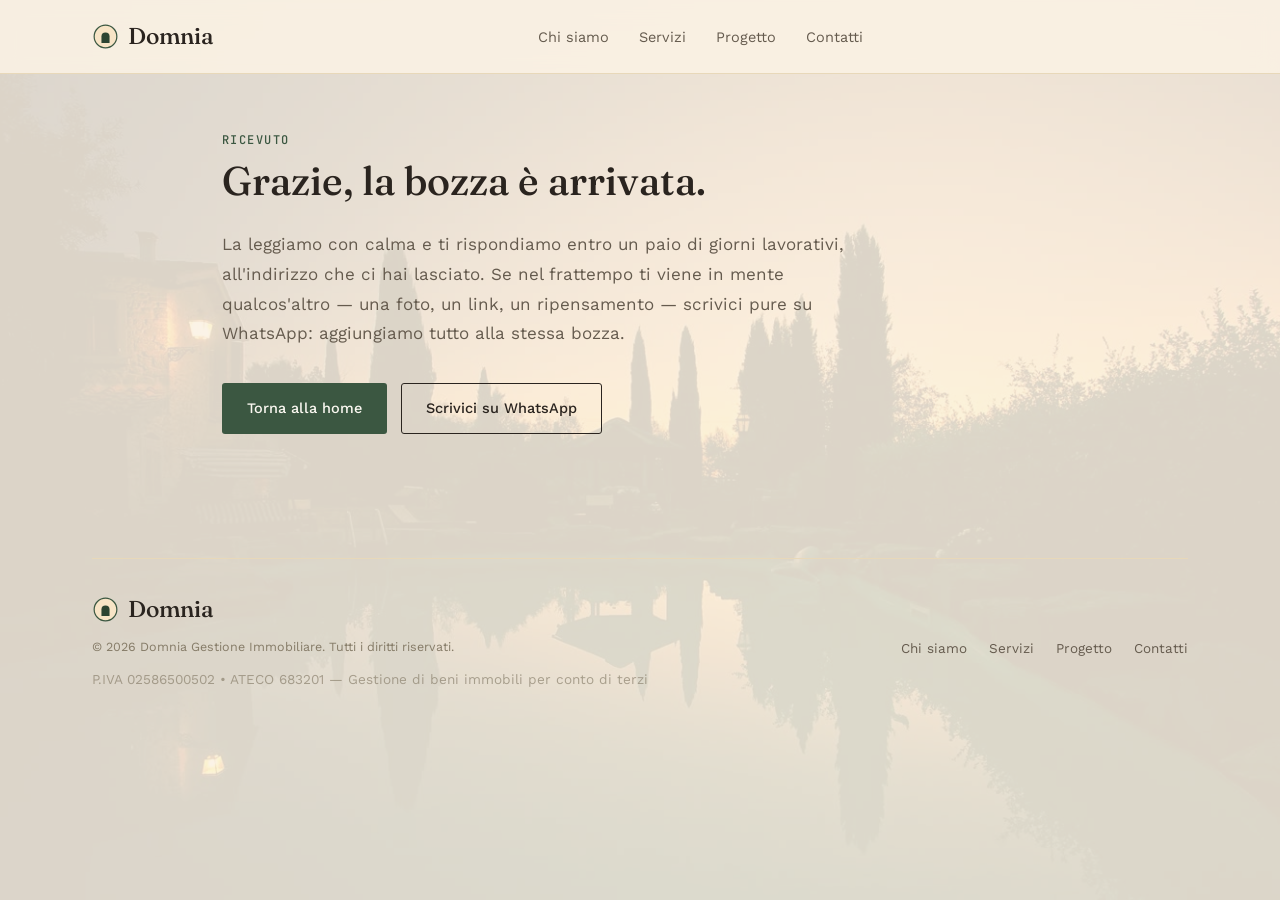
<file: grazie.html>
<!DOCTYPE html>
<html lang="it">
<head>
<meta charset="UTF-8">
<meta name="viewport" content="width=device-width, initial-scale=1.0">
<title>Bozza ricevuta — Domnia</title>
<meta name="description" content="Abbiamo ricevuto la bozza del tuo progetto. Ti rispondiamo entro un paio di giorni lavorativi.">
<meta name="robots" content="noindex">
<link rel="stylesheet" href="assets/style.css">
</head>
<body>

<header class="nav">
  <div class="nav-row">
    <a class="logo" href="index.html"><svg class="logo-mark" viewBox="0 0 200 200" aria-hidden="true"><circle cx="100" cy="100" r="84" fill="var(--bg-hero-2)"></circle><circle cx="100" cy="100" r="84" fill="none" stroke="var(--accent)" stroke-width="9"></circle><path d="M70,148 L70,100 A30,30 0 0 1 130,100 L130,148 Z" fill="var(--accent-deep)"></path></svg><span>Domnia</span></a>
    <ul class="nav-links">
      <li><a href="index.html#chi-siamo">Chi siamo</a></li>
      <li><a href="index.html#servizi">Servizi</a></li>
      <li><a href="index.html#progetto">Progetto</a></li>
      <li><a href="index.html#contatti">Contatti</a></li>
    </ul>
  </div>
</header>

<main id="top">
  <div class="fs-body pagina">
    <span class="eyebrow">Ricevuto</span>
    <h1 class="pagina-titolo">Grazie, la bozza è arrivata.</h1>
    <p class="fs-lead">La leggiamo con calma e ti rispondiamo entro un paio di giorni lavorativi, all'indirizzo che ci hai lasciato. Se nel frattempo ti viene in mente qualcos'altro — una foto, un link, un ripensamento — scrivici pure su WhatsApp: aggiungiamo tutto alla stessa bozza.</p>

    <div class="video-azioni" style="justify-content:flex-start; margin-top:34px;">
      <a class="btn btn-primary" href="index.html">Torna alla home</a>
      <a class="btn btn-ghost" href="https://wa.me/393200521933" target="_blank" rel="noopener">Scrivici su WhatsApp</a>
    </div>
  </div>
</main>

<footer>
  <div class="wrap">
    <hr class="hairline" style="margin-bottom:32px">
    <div class="footer-row">
      <div>
        <a class="logo" href="index.html"><svg class="logo-mark" viewBox="0 0 200 200" aria-hidden="true"><circle cx="100" cy="100" r="84" fill="var(--bg-hero-2)"></circle><circle cx="100" cy="100" r="84" fill="none" stroke="var(--accent)" stroke-width="9"></circle><path d="M70,148 L70,100 A30,30 0 0 1 130,100 L130,148 Z" fill="var(--accent-deep)"></path></svg><span>Domnia</span></a>
        <p class="footer-copy">© 2026 Domnia Gestione Immobiliare. Tutti i diritti riservati.</p>
        <p class="footer-copy" style="font-size: 0.85em; opacity: 0.65;">P.IVA 02586500502 • ATECO 683201 — Gestione di beni immobili per conto di terzi</p>
      </div>
      <ul class="footer-links">
        <li><a href="index.html#chi-siamo">Chi siamo</a></li>
        <li><a href="index.html#servizi">Servizi</a></li>
        <li><a href="index.html#progetto">Progetto</a></li>
        <li><a href="index.html#contatti">Contatti</a></li>
      </ul>
    </div>
  </div>
</footer>

<script src="assets/script.js"></script>
</body>
</html>
</file>
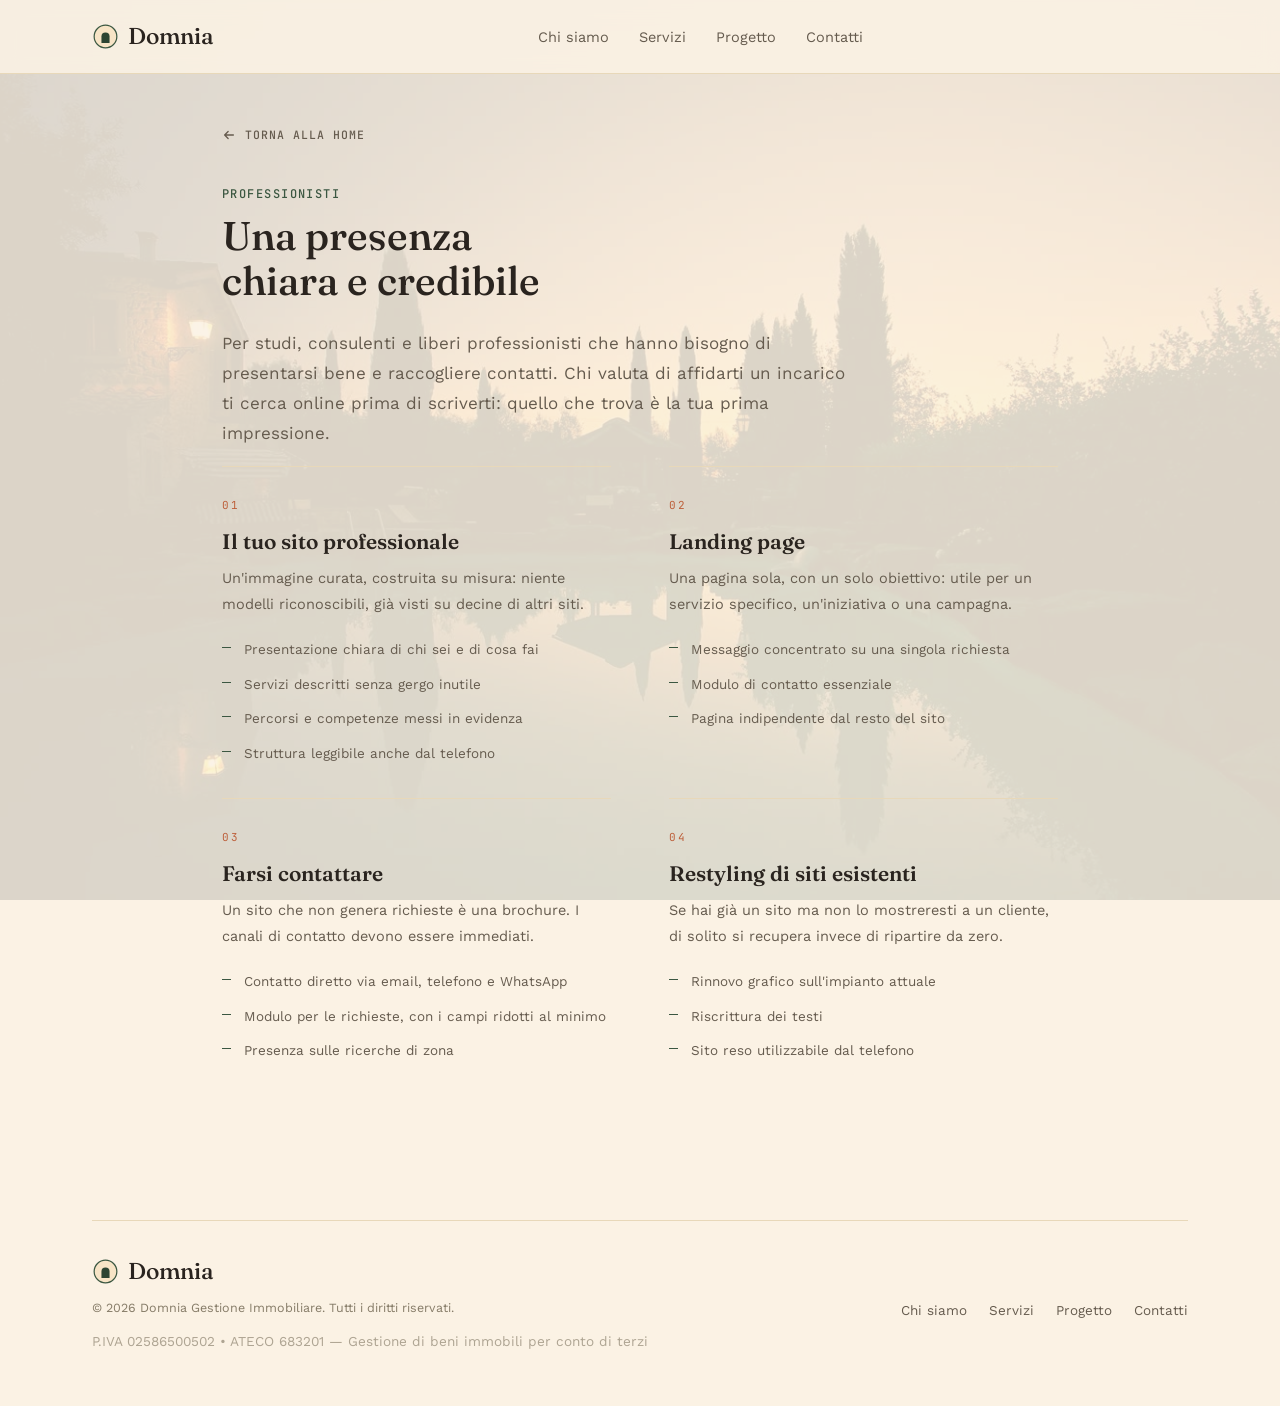
<file: professionisti.html>
<!DOCTYPE html>
<html lang="it">
<head>
<meta charset="UTF-8">
<meta name="viewport" content="width=device-width, initial-scale=1.0">
<title>Siti web per professionisti e studi — Domnia</title>
<meta name="description" content="Siti professionali, landing page e restyling per studi, consulenti e liberi professionisti che devono presentarsi bene e raccogliere contatti.">
<link rel="canonical" href="https://domnia-gestioneimmobiliare.com/professionisti">
<meta property="og:type" content="website">
<meta property="og:locale" content="it_IT">
<meta property="og:site_name" content="Domnia">
<meta property="og:url" content="https://domnia-gestioneimmobiliare.com/professionisti">
<meta property="og:title" content="Siti web per professionisti e studi — Domnia">
<meta property="og:description" content="Siti professionali, landing page e restyling per studi, consulenti e liberi professionisti che devono presentarsi bene e raccogliere contatti.">
<meta property="og:image" content="https://domnia-gestioneimmobiliare.com/images/hero-toscana.jpg">
<meta name="twitter:card" content="summary_large_image">
<link rel="stylesheet" href="assets/style.css">
</head>
<body>

<header class="nav">
  <div class="nav-row">
    <a class="logo" href="index.html"><svg class="logo-mark" viewBox="0 0 200 200" aria-hidden="true"><circle cx="100" cy="100" r="84" fill="var(--bg-hero-2)"></circle><circle cx="100" cy="100" r="84" fill="none" stroke="var(--accent)" stroke-width="9"></circle><path d="M70,148 L70,100 A30,30 0 0 1 130,100 L130,148 Z" fill="var(--accent-deep)"></path></svg><span>Domnia</span></a>
    <ul class="nav-links">
      <li><a href="index.html#chi-siamo">Chi siamo</a></li>
      <li><a href="index.html#servizi">Servizi</a></li>
      <li><a href="index.html#progetto">Progetto</a></li>
      <li><a href="index.html#contatti">Contatti</a></li>
    </ul>
  </div>
</header>

<main id="top">
  <div class="fs-body pagina">
    <a class="torna" href="index.html">
      <svg width="14" height="14" viewBox="0 0 16 16" fill="none" aria-hidden="true"><path d="M13 8H3M7 4L3 8l4 4" stroke="currentColor" stroke-width="1.5" stroke-linecap="round" stroke-linejoin="round"/></svg>
      Torna alla home
    </a>
    <span class="eyebrow">Professionisti</span>
    <h1 class="pagina-titolo">Una presenza chiara e credibile</h1>

      <p class="fs-lead">Per studi, consulenti e liberi professionisti che hanno bisogno di presentarsi bene e raccogliere contatti. Chi valuta di affidarti un incarico ti cerca online prima di scriverti: quello che trova è la tua prima impressione.</p>
      <div class="fs-blocks">
        <article class="fs-block">
          <span class="fs-block-num">01</span>
          <h4>Il tuo sito professionale</h4>
          <p>Un'immagine curata, costruita su misura: niente modelli riconoscibili, già visti su decine di altri siti.</p>
          <ul class="fs-points">
            <li>Presentazione chiara di chi sei e di cosa fai</li>
            <li>Servizi descritti senza gergo inutile</li>
            <li>Percorsi e competenze messi in evidenza</li>
            <li>Struttura leggibile anche dal telefono</li>
          </ul>
        </article>
        <article class="fs-block">
          <span class="fs-block-num">02</span>
          <h4>Landing page</h4>
          <p>Una pagina sola, con un solo obiettivo: utile per un servizio specifico, un'iniziativa o una campagna.</p>
          <ul class="fs-points">
            <li>Messaggio concentrato su una singola richiesta</li>
            <li>Modulo di contatto essenziale</li>
            <li>Pagina indipendente dal resto del sito</li>
          </ul>
        </article>
        <article class="fs-block">
          <span class="fs-block-num">03</span>
          <h4>Farsi contattare</h4>
          <p>Un sito che non genera richieste è una brochure. I canali di contatto devono essere immediati.</p>
          <ul class="fs-points">
            <li>Contatto diretto via email, telefono e WhatsApp</li>
            <li>Modulo per le richieste, con i campi ridotti al minimo</li>
            <li>Presenza sulle ricerche di zona</li>
          </ul>
        </article>
        <article class="fs-block">
          <span class="fs-block-num">04</span>
          <h4>Restyling di siti esistenti</h4>
          <p>Se hai già un sito ma non lo mostreresti a un cliente, di solito si recupera invece di ripartire da zero.</p>
          <ul class="fs-points">
            <li>Rinnovo grafico sull'impianto attuale</li>
            <li>Riscrittura dei testi</li>
            <li>Sito reso utilizzabile dal telefono</li>
          </ul>
        </article>
      </div>
  </div>
</main>

<footer>
  <div class="wrap">
    <hr class="hairline" style="margin-bottom:32px">
    <div class="footer-row">
      <div>
        <a class="logo" href="index.html"><svg class="logo-mark" viewBox="0 0 200 200" aria-hidden="true"><circle cx="100" cy="100" r="84" fill="var(--bg-hero-2)"></circle><circle cx="100" cy="100" r="84" fill="none" stroke="var(--accent)" stroke-width="9"></circle><path d="M70,148 L70,100 A30,30 0 0 1 130,100 L130,148 Z" fill="var(--accent-deep)"></path></svg><span>Domnia</span></a>
        <p class="footer-copy">© 2026 Domnia Gestione Immobiliare. Tutti i diritti riservati.</p>
        <p class="footer-copy" style="font-size: 0.85em; opacity: 0.65;">P.IVA 02586500502 • ATECO 683201 — Gestione di beni immobili per conto di terzi</p>
      </div>
      <ul class="footer-links">
        <li><a href="index.html#chi-siamo">Chi siamo</a></li>
        <li><a href="index.html#servizi">Servizi</a></li>
        <li><a href="index.html#progetto">Progetto</a></li>
        <li><a href="index.html#contatti">Contatti</a></li>
      </ul>
    </div>
  </div>
</footer>

<script src="assets/script.js"></script>
</body>
</html>
</file>
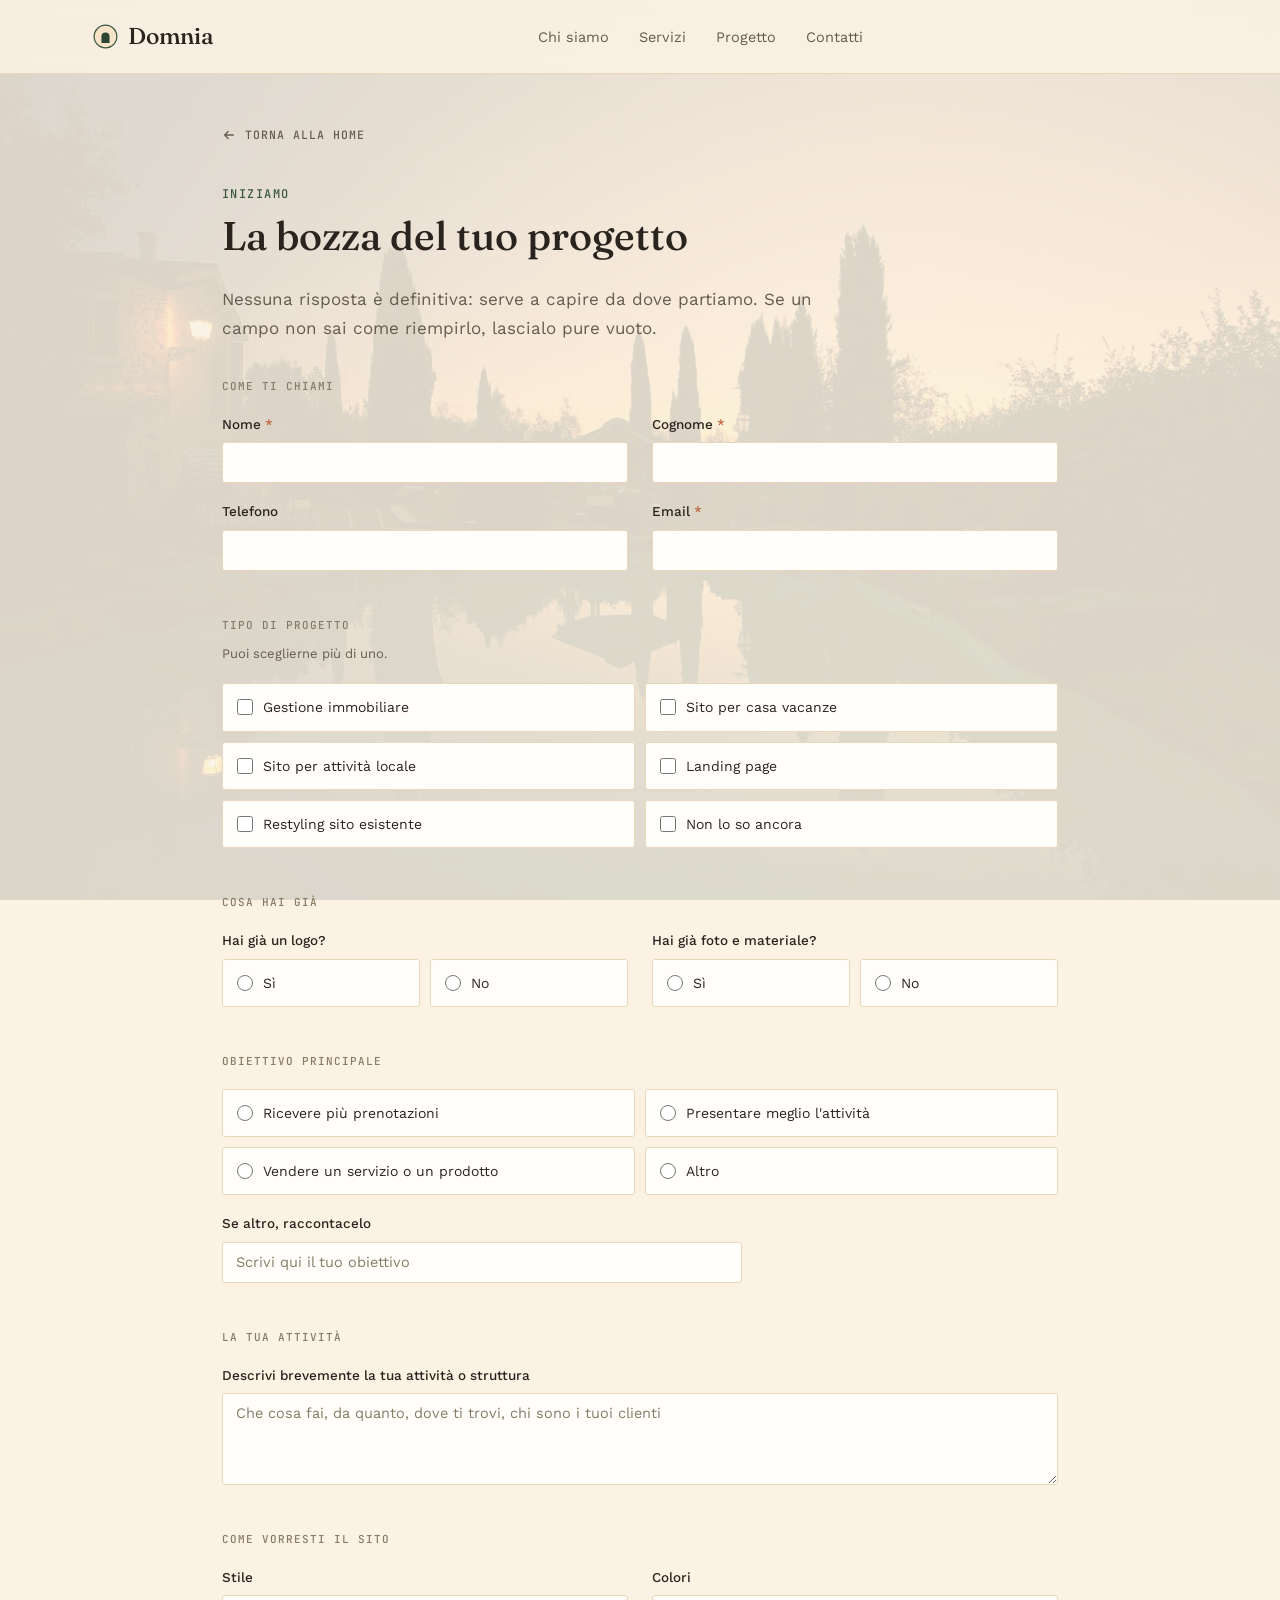
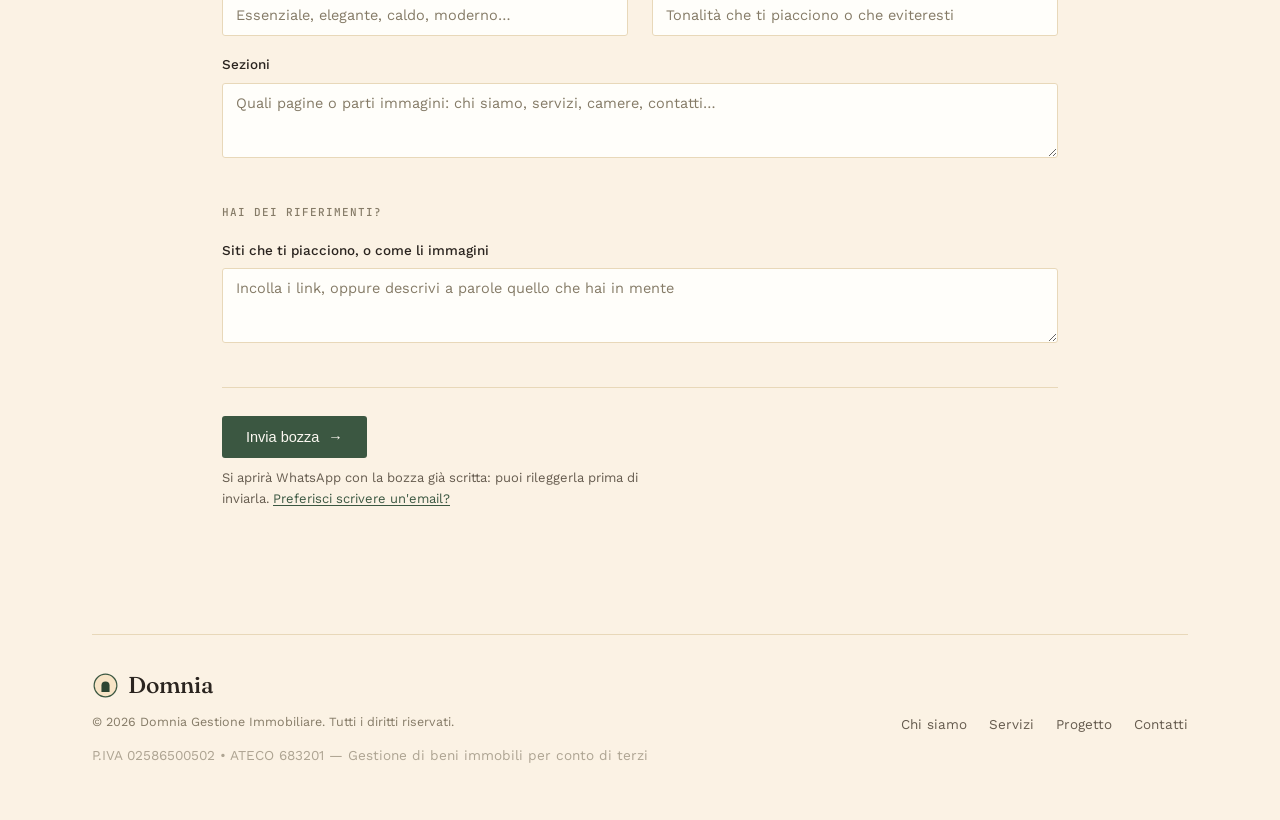
<file: questionario.html>
<!DOCTYPE html>
<html lang="it">
<head>
<meta charset="UTF-8">
<meta name="viewport" content="width=device-width, initial-scale=1.0">
<title>La bozza del tuo progetto — Domnia</title>
<meta name="description" content="Raccontaci il tuo progetto in pochi minuti: qualche domanda per capire cosa ti serve e arrivare preparati alla prima consulenza.">
<link rel="canonical" href="https://domnia-gestioneimmobiliare.com/questionario">
<meta property="og:type" content="website">
<meta property="og:locale" content="it_IT">
<meta property="og:site_name" content="Domnia">
<meta property="og:url" content="https://domnia-gestioneimmobiliare.com/questionario">
<meta property="og:title" content="La bozza del tuo progetto — Domnia">
<meta property="og:description" content="Raccontaci il tuo progetto in pochi minuti: qualche domanda per capire cosa ti serve e arrivare preparati alla prima consulenza.">
<meta property="og:image" content="https://domnia-gestioneimmobiliare.com/images/hero-toscana.jpg">
<meta name="twitter:card" content="summary_large_image">
<link rel="stylesheet" href="assets/style.css">
</head>
<body>

<header class="nav">
  <div class="nav-row">
    <a class="logo" href="index.html"><svg class="logo-mark" viewBox="0 0 200 200" aria-hidden="true"><circle cx="100" cy="100" r="84" fill="var(--bg-hero-2)"></circle><circle cx="100" cy="100" r="84" fill="none" stroke="var(--accent)" stroke-width="9"></circle><path d="M70,148 L70,100 A30,30 0 0 1 130,100 L130,148 Z" fill="var(--accent-deep)"></path></svg><span>Domnia</span></a>
    <ul class="nav-links">
      <li><a href="index.html#chi-siamo">Chi siamo</a></li>
      <li><a href="index.html#servizi">Servizi</a></li>
      <li><a href="index.html#progetto">Progetto</a></li>
      <li><a href="index.html#contatti">Contatti</a></li>
    </ul>
  </div>
</header>

<main id="top">
  <div class="fs-body pagina">
    <a class="torna" href="index.html">
      <svg width="14" height="14" viewBox="0 0 16 16" fill="none" aria-hidden="true"><path d="M13 8H3M7 4L3 8l4 4" stroke="currentColor" stroke-width="1.5" stroke-linecap="round" stroke-linejoin="round"/></svg>
      Torna alla home
    </a>
    <span class="eyebrow">Iniziamo</span>
    <h1 class="pagina-titolo">La bozza del tuo progetto</h1>

      <p class="fs-lead">Nessuna risposta è definitiva: serve a capire da dove partiamo. Se un campo non sai come riempirlo, lascialo pure vuoto.</p>

      <form
        id="form-questionario"
        name="bozza-progetto"
        novalidate>

        <fieldset class="q-blocco">
          <legend class="fs-sub">Come ti chiami</legend>
          <div class="q-griglia">
            <label class="q-campo">
              <span>Nome <b aria-hidden="true">*</b></span>
              <input type="text" name="nome" autocomplete="given-name" required>
            </label>
            <label class="q-campo">
              <span>Cognome <b aria-hidden="true">*</b></span>
              <input type="text" name="cognome" autocomplete="family-name" required>
            </label>
            <label class="q-campo">
              <span>Telefono</span>
              <input type="tel" name="telefono" autocomplete="tel" inputmode="tel">
            </label>
            <label class="q-campo">
              <span>Email <b aria-hidden="true">*</b></span>
              <input type="email" name="email" autocomplete="email" inputmode="email" required>
            </label>
          </div>
        </fieldset>

        <fieldset class="q-blocco">
          <legend class="fs-sub">Tipo di progetto</legend>
          <p class="q-aiuto">Puoi sceglierne più di uno.</p>
          <div class="q-scelte">
            <label class="q-scelta"><input type="checkbox" name="tipo" value="Gestione immobiliare"><span>Gestione immobiliare</span></label>
            <label class="q-scelta"><input type="checkbox" name="tipo" value="Sito per casa vacanze"><span>Sito per casa vacanze</span></label>
            <label class="q-scelta"><input type="checkbox" name="tipo" value="Sito per attività locale"><span>Sito per attività locale</span></label>
            <label class="q-scelta"><input type="checkbox" name="tipo" value="Landing page"><span>Landing page</span></label>
            <label class="q-scelta"><input type="checkbox" name="tipo" value="Restyling sito esistente"><span>Restyling sito esistente</span></label>
            <label class="q-scelta"><input type="checkbox" name="tipo" value="Non lo so ancora"><span>Non lo so ancora</span></label>
          </div>
        </fieldset>

        <fieldset class="q-blocco">
          <legend class="fs-sub">Cosa hai già</legend>
          <div class="q-griglia">
            <div class="q-campo">
              <span id="lab-logo">Hai già un logo?</span>
              <div class="q-sino" role="radiogroup" aria-labelledby="lab-logo">
                <label class="q-scelta"><input type="radio" name="logo" value="Sì"><span>Sì</span></label>
                <label class="q-scelta"><input type="radio" name="logo" value="No"><span>No</span></label>
              </div>
            </div>
            <div class="q-campo">
              <span id="lab-materiale">Hai già foto e materiale?</span>
              <div class="q-sino" role="radiogroup" aria-labelledby="lab-materiale">
                <label class="q-scelta"><input type="radio" name="materiale" value="Sì"><span>Sì</span></label>
                <label class="q-scelta"><input type="radio" name="materiale" value="No"><span>No</span></label>
              </div>
            </div>
          </div>
        </fieldset>

        <fieldset class="q-blocco">
          <legend class="fs-sub">Obiettivo principale</legend>
          <div class="q-scelte">
            <label class="q-scelta"><input type="radio" name="obiettivo" value="Ricevere più prenotazioni"><span>Ricevere più prenotazioni</span></label>
            <label class="q-scelta"><input type="radio" name="obiettivo" value="Presentare meglio l'attività"><span>Presentare meglio l'attività</span></label>
            <label class="q-scelta"><input type="radio" name="obiettivo" value="Vendere un servizio o un prodotto"><span>Vendere un servizio o un prodotto</span></label>
            <label class="q-scelta"><input type="radio" name="obiettivo" value="Altro" id="obiettivo-altro"><span>Altro</span></label>
          </div>
          <label class="q-campo q-altro">
            <span>Se altro, raccontacelo</span>
            <input type="text" name="obiettivo_altro" placeholder="Scrivi qui il tuo obiettivo">
          </label>
        </fieldset>

        <fieldset class="q-blocco">
          <legend class="fs-sub">La tua attività</legend>
          <label class="q-campo">
            <span>Descrivi brevemente la tua attività o struttura</span>
            <textarea name="attivita" rows="4" placeholder="Che cosa fai, da quanto, dove ti trovi, chi sono i tuoi clienti"></textarea>
          </label>
        </fieldset>

        <fieldset class="q-blocco">
          <legend class="fs-sub">Come vorresti il sito</legend>
          <div class="q-griglia">
            <label class="q-campo">
              <span>Stile</span>
              <input type="text" name="stile" placeholder="Essenziale, elegante, caldo, moderno…">
            </label>
            <label class="q-campo">
              <span>Colori</span>
              <input type="text" name="colori" placeholder="Tonalità che ti piacciono o che eviteresti">
            </label>
          </div>
          <label class="q-campo">
            <span>Sezioni</span>
            <textarea name="sezioni" rows="3" placeholder="Quali pagine o parti immagini: chi siamo, servizi, camere, contatti…"></textarea>
          </label>
        </fieldset>

        <fieldset class="q-blocco">
          <legend class="fs-sub">Hai dei riferimenti?</legend>
          <label class="q-campo">
            <span>Siti che ti piacciono, o come li immagini</span>
            <textarea name="riferimenti" rows="3" placeholder="Incolla i link, oppure descrivi a parole quello che hai in mente"></textarea>
          </label>
        </fieldset>

        <div class="q-invio">
          <button type="submit" class="btn btn-primary">Invia bozza <span class="btn-arrow">→</span></button>
          <p class="q-aiuto" id="q-esito" role="status"></p>
          <p class="q-aiuto" id="q-nota-invio">Si aprirà WhatsApp con la bozza già scritta: puoi rileggerla prima di inviarla. <button type="button" class="q-link" id="q-email">Preferisci scrivere un'email?</button></p>
        </div>

      </form>
  </div>
</main>

<footer>
  <div class="wrap">
    <hr class="hairline" style="margin-bottom:32px">
    <div class="footer-row">
      <div>
        <a class="logo" href="index.html"><svg class="logo-mark" viewBox="0 0 200 200" aria-hidden="true"><circle cx="100" cy="100" r="84" fill="var(--bg-hero-2)"></circle><circle cx="100" cy="100" r="84" fill="none" stroke="var(--accent)" stroke-width="9"></circle><path d="M70,148 L70,100 A30,30 0 0 1 130,100 L130,148 Z" fill="var(--accent-deep)"></path></svg><span>Domnia</span></a>
        <p class="footer-copy">© 2026 Domnia Gestione Immobiliare. Tutti i diritti riservati.</p>
        <p class="footer-copy" style="font-size: 0.85em; opacity: 0.65;">P.IVA 02586500502 • ATECO 683201 — Gestione di beni immobili per conto di terzi</p>
      </div>
      <ul class="footer-links">
        <li><a href="index.html#chi-siamo">Chi siamo</a></li>
        <li><a href="index.html#servizi">Servizi</a></li>
        <li><a href="index.html#progetto">Progetto</a></li>
        <li><a href="index.html#contatti">Contatti</a></li>
      </ul>
    </div>
  </div>
</footer>

<script src="assets/script.js"></script>
</body>
</html>
</file>
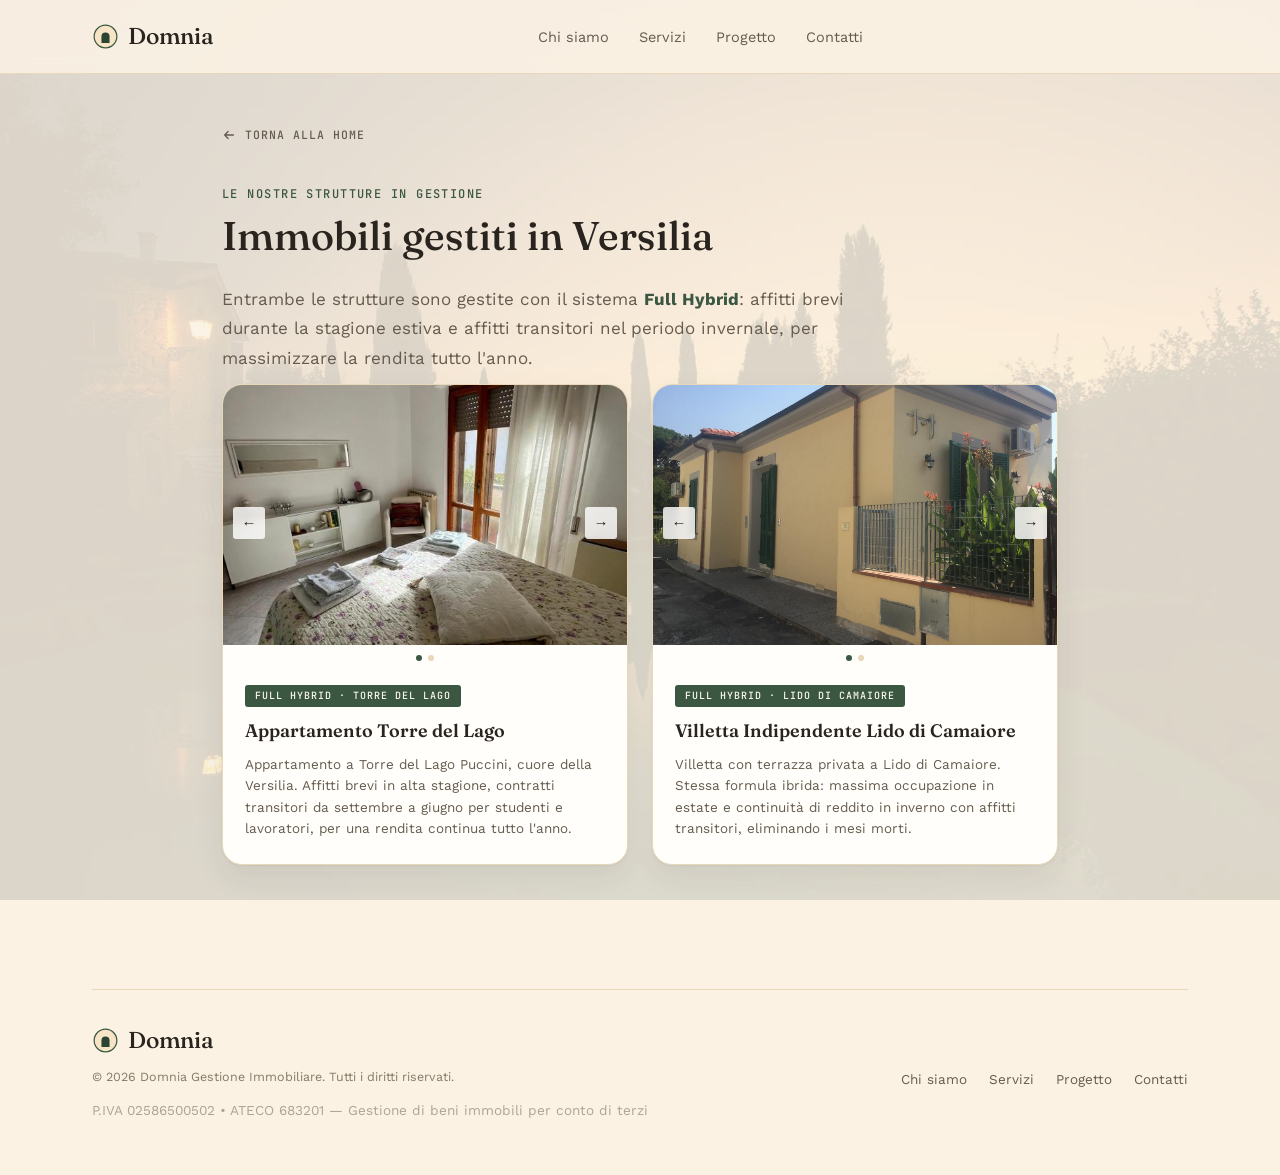
<file: strutture-in-gestione.html>
<!DOCTYPE html>
<html lang="it">
<head>
<meta charset="UTF-8">
<meta name="viewport" content="width=device-width, initial-scale=1.0">
<title>Immobili gestiti in Versilia — Domnia</title>
<meta name="description" content="Gli immobili che gestiamo in Versilia con il sistema Full Hybrid: appartamento a Torre del Lago e villetta a Lido di Camaiore.">
<link rel="canonical" href="https://domnia-gestioneimmobiliare.com/strutture-in-gestione">
<meta property="og:type" content="website">
<meta property="og:locale" content="it_IT">
<meta property="og:site_name" content="Domnia">
<meta property="og:url" content="https://domnia-gestioneimmobiliare.com/strutture-in-gestione">
<meta property="og:title" content="Immobili gestiti in Versilia — Domnia">
<meta property="og:description" content="Gli immobili che gestiamo in Versilia con il sistema Full Hybrid: appartamento a Torre del Lago e villetta a Lido di Camaiore.">
<meta property="og:image" content="https://domnia-gestioneimmobiliare.com/images/hero-toscana.jpg">
<meta name="twitter:card" content="summary_large_image">
<link rel="stylesheet" href="assets/style.css">
</head>
<body>

<header class="nav">
  <div class="nav-row">
    <a class="logo" href="index.html"><svg class="logo-mark" viewBox="0 0 200 200" aria-hidden="true"><circle cx="100" cy="100" r="84" fill="var(--bg-hero-2)"></circle><circle cx="100" cy="100" r="84" fill="none" stroke="var(--accent)" stroke-width="9"></circle><path d="M70,148 L70,100 A30,30 0 0 1 130,100 L130,148 Z" fill="var(--accent-deep)"></path></svg><span>Domnia</span></a>
    <ul class="nav-links">
      <li><a href="index.html#chi-siamo">Chi siamo</a></li>
      <li><a href="index.html#servizi">Servizi</a></li>
      <li><a href="index.html#progetto">Progetto</a></li>
      <li><a href="index.html#contatti">Contatti</a></li>
    </ul>
  </div>
</header>

<main id="top">
  <div class="fs-body pagina">
    <a class="torna" href="index.html">
      <svg width="14" height="14" viewBox="0 0 16 16" fill="none" aria-hidden="true"><path d="M13 8H3M7 4L3 8l4 4" stroke="currentColor" stroke-width="1.5" stroke-linecap="round" stroke-linejoin="round"/></svg>
      Torna alla home
    </a>
    <span class="eyebrow">Le nostre strutture in gestione</span>
    <h1 class="pagina-titolo">Immobili gestiti in Versilia</h1>

      <p class="fs-lead">Entrambe le strutture sono gestite con il sistema <strong>Full Hybrid</strong>: affitti brevi durante la stagione estiva e affitti transitori nel periodo invernale, per massimizzare la rendita tutto l'anno.</p>
      <div class="fs-prop-list">
        <div class="fs-prop-card">
          <div class="prop-gallery">
            <div class="fs-prop-slides" id="gallery-torre">
              <img src="images/torre-del-lago-1.jpg" alt="Appartamento Torre del Lago – camera" loading="lazy">
              <img src="images/torre-del-lago-2.jpg" alt="Appartamento Torre del Lago – seconda camera" loading="lazy">
            </div>
            <div class="prop-nav">
              <button type="button" class="prop-btn" data-gallery="gallery-torre" data-dir="-1" aria-label="Foto precedente">&#8592;</button>
              <button type="button" class="prop-btn" data-gallery="gallery-torre" data-dir="1" aria-label="Foto successiva">&#8594;</button>
            </div>
            <div class="prop-dots" id="dots-torre">
              <button type="button" class="prop-dot active" data-gallery="gallery-torre" data-idx="0" aria-label="Foto 1"></button>
              <button type="button" class="prop-dot" data-gallery="gallery-torre" data-idx="1" aria-label="Foto 2"></button>
            </div>
          </div>
          <div class="prop-body">
            <span class="prop-tag">Full Hybrid · Torre del Lago</span>
            <h4>Appartamento Torre del Lago</h4>
            <p>Appartamento a Torre del Lago Puccini, cuore della Versilia. Affitti brevi in alta stagione, contratti transitori da settembre a giugno per studenti e lavoratori, per una rendita continua tutto l'anno.</p>
          </div>
        </div>
        <div class="fs-prop-card">
          <div class="prop-gallery">
            <div class="fs-prop-slides" id="gallery-lido">
              <img src="images/lido-camaiore-2.jpg" alt="Villetta Lido di Camaiore – esterno" loading="lazy">
              <img src="images/lido-camaiore-1.jpg" alt="Villetta Lido di Camaiore – terrazza" loading="lazy">
            </div>
            <div class="prop-nav">
              <button type="button" class="prop-btn" data-gallery="gallery-lido" data-dir="-1" aria-label="Foto precedente">&#8592;</button>
              <button type="button" class="prop-btn" data-gallery="gallery-lido" data-dir="1" aria-label="Foto successiva">&#8594;</button>
            </div>
            <div class="prop-dots" id="dots-lido">
              <button type="button" class="prop-dot active" data-gallery="gallery-lido" data-idx="0" aria-label="Foto 1"></button>
              <button type="button" class="prop-dot" data-gallery="gallery-lido" data-idx="1" aria-label="Foto 2"></button>
            </div>
          </div>
          <div class="prop-body">
            <span class="prop-tag">Full Hybrid · Lido di Camaiore</span>
            <h4>Villetta Indipendente Lido di Camaiore</h4>
            <p>Villetta con terrazza privata a Lido di Camaiore. Stessa formula ibrida: massima occupazione in estate e continuità di reddito in inverno con affitti transitori, eliminando i mesi morti.</p>
          </div>
        </div>
      </div>
  </div>
</main>

<footer>
  <div class="wrap">
    <hr class="hairline" style="margin-bottom:32px">
    <div class="footer-row">
      <div>
        <a class="logo" href="index.html"><svg class="logo-mark" viewBox="0 0 200 200" aria-hidden="true"><circle cx="100" cy="100" r="84" fill="var(--bg-hero-2)"></circle><circle cx="100" cy="100" r="84" fill="none" stroke="var(--accent)" stroke-width="9"></circle><path d="M70,148 L70,100 A30,30 0 0 1 130,100 L130,148 Z" fill="var(--accent-deep)"></path></svg><span>Domnia</span></a>
        <p class="footer-copy">© 2026 Domnia Gestione Immobiliare. Tutti i diritti riservati.</p>
        <p class="footer-copy" style="font-size: 0.85em; opacity: 0.65;">P.IVA 02586500502 • ATECO 683201 — Gestione di beni immobili per conto di terzi</p>
      </div>
      <ul class="footer-links">
        <li><a href="index.html#chi-siamo">Chi siamo</a></li>
        <li><a href="index.html#servizi">Servizi</a></li>
        <li><a href="index.html#progetto">Progetto</a></li>
        <li><a href="index.html#contatti">Contatti</a></li>
      </ul>
    </div>
  </div>
</footer>

<script src="assets/script.js"></script>
</body>
</html>
</file>
<file: assets/style.css>
@import url('https://fonts.googleapis.com/css2?family=Fraunces:opsz,wght@9..144,400;9..144,500;9..144,600;9..144,700&family=Work+Sans:wght@400;500;600&family=JetBrains+Mono:wght@400;500&display=swap');

  :root{
    --bg:         #FBF2E4;
    --bg-hero-1:  #FCF6EA;
    --bg-hero-2:  #F7E4C6;
    --bg-alt:     #F2E1C6;
    --surface:    #FFFEFA;
    --ink:        #2A241F;
    /* Scuriti quel tanto che basta a compensare la fotografia di sfondo:
       senza, il testo secondario scendeva sotto la soglia di leggibilita'. */
    --ink-soft:   #655B4E;
    --ink-faint:  #857B67;
    --accent:     #3B5741;
    --accent-deep:#2C4432;
    --accent-tint:#E4EADC;
    --coral:      #BD5F3A;
    --coral-deep: #9E4C2E;
    --line:       #E8D8B9;
    --shadow: 0 1px 2px rgba(42,36,32,.05), 0 12px 30px rgba(42,36,32,.08);
    color-scheme: light;
  }

  *{ box-sizing:border-box; }
  html{ scroll-behavior:smooth; }
  @media (prefers-reduced-motion: reduce){ html{ scroll-behavior:auto; } *{ animation-duration:0.001ms !important; animation-iteration-count:1 !important; transition-duration:0.001ms !important; } }

  /* Il colore di fondo sta su html, non su body: cosi' il livello con la
     fotografia (body::before, z-index -1) puo' stare sopra al colore ma
     dietro a tutto il contenuto. */
  html{ background:var(--bg); }
  body{
    margin:0;
    background:transparent;
    color:var(--ink);
    font-family:'Work Sans', ui-sans-serif, system-ui, -apple-system, sans-serif;
    font-size:16px;
    line-height:1.6;
    -webkit-font-smoothing:antialiased;
  }

  /* Fotografia di sfondo per tutta la pagina, molto attenuata.
     Fissa: resta ferma mentre si scorre, come una texture. */
  body::before{
    content:''; position:fixed; inset:0; z-index:-1; pointer-events:none;
    /* Percorso relativo a questo file, non alla pagina: il CSS sta in assets/ */
    background:url('../images/sfondo-tramonto.jpg') center center / cover no-repeat;
    /* 0.12 e' il limite oltre il quale il testo secondario scende sotto la
       soglia di contrasto leggibile, misurato sul punto piu' scuro della
       fotografia. Alzandola vanno riscuriti anche i colori del testo. */
    opacity:0.12;
  }
  /* Su schermi stretti l'immagine si vedrebbe troppo ingrandita e
     disturberebbe la lettura: la attenuiamo ancora. */
  @media (max-width:720px){ body::before{ opacity:0.08; } }

  img,svg{ max-width:100%; display:block; }
  a{ color:inherit; text-decoration:none; }
  a:focus-visible, button:focus-visible{ outline:2px solid var(--accent); outline-offset:3px; border-radius:2px; }

  h1,h2,h3{
    font-family:'Fraunces', Georgia, 'Times New Roman', serif;
    font-weight:500;
    color:var(--ink);
    text-wrap:balance;
    margin:0;
  }

  .eyebrow{
    font-family:'JetBrains Mono', ui-monospace, Menlo, monospace;
    font-size:12px;
    letter-spacing:0.12em;
    text-transform:uppercase;
    color:var(--accent);
    font-weight:500;
  }

  .wrap{ max-width:1160px; margin:0 auto; padding:0 32px; }
  @media (max-width:640px){ .wrap{ padding:0 20px; } }
  .hairline{ border:none; border-top:1px solid var(--line); margin:0; }

  /* ---------- NAV ---------- */
  .nav{
    position:sticky; top:0; z-index:50;
    background:rgba(251,242,228,0.88);
    backdrop-filter:blur(10px);
    -webkit-backdrop-filter:blur(10px);
    border-bottom:1px solid var(--line);
  }
  .nav-row{
    display:grid; grid-template-columns: auto 1fr auto; align-items:center;
    padding:18px 32px; max-width:1160px; margin:0 auto; gap:24px;
  }
  .logo{
    display:inline-flex; align-items:center; gap:9px;
    font-family:'Fraunces', serif; font-weight:500; font-size:23px; letter-spacing:-0.01em; color:var(--ink);
  }
  .logo-mark{ width:27px; height:27px; flex:none; }
  .nav-links{ display:flex; align-items:center; justify-content:center; gap:30px; grid-column:2; justify-self:center; list-style:none; margin:0; padding:0; }
  .nav-links a{ font-size:14.5px; color:var(--ink-soft); transition:color .15s; }
  .nav-links a:hover{ color:var(--accent); }
  @media (max-width:820px){ .nav-links{ display:none; } }

  /* ---------- BUTTONS ---------- */
  .btn{
    display:inline-flex; align-items:center; gap:9px;
    padding:13px 24px; border-radius:3px;
    font-size:14.5px; font-weight:500;
    border:1px solid transparent; cursor:pointer;
    transition:transform .15s ease, background .15s, border-color .15s, color .15s;
  }
  .btn:hover{ transform:translateY(-1px); }
  .btn-primary{ background:var(--accent); color:#FBF8F1; }
  .btn-primary:hover{ background:var(--accent-deep); }
  .btn-ghost{ border-color:var(--ink); color:var(--ink); background:transparent; }
  .btn-ghost:hover{ background:var(--ink); color:var(--bg); }
  .btn-sm{ padding:9px 16px; font-size:13.5px; }
  .btn-arrow{ transition:transform .15s; }
  .btn:hover .btn-arrow{ transform:translateX(3px); }
  .wa-icon{ flex:none; }

  /* ---------- SECTION rhythm ---------- */
  section{ padding:96px 0; }
  @media (max-width:640px){ section{ padding:64px 0; } }
  .section-head{ max-width:640px; margin-bottom:52px; }
  .section-head h2{ font-size:clamp(28px,3.6vw,38px); margin-top:10px; }
  /* Nessun colore di fondo: la fotografia si vede alla stessa intensita'
     in tutta la pagina, senza fasce piu' chiare o piu' scure. */
  .band-alt{ background:transparent; }

  /* ---------- HERO ---------- */
  .hero{ background:transparent; padding:88px 0 72px; }
  .hero-grid{ display:grid; grid-template-columns:1fr 1.08fr; gap:48px; align-items:center; }
  @media (max-width:900px){ .hero-grid{ grid-template-columns:1fr; gap:40px; } }
  .hero h1{ font-size:clamp(36px,5vw,54px); line-height:1.08; margin-top:16px; }
  .hero-intro{ font-size:16px; line-height:1.75; color:var(--ink-soft); margin-top:22px; max-width:52ch; }
  .hero-intro strong{ color:var(--ink); font-weight:600; }
  .hero-intro em{ font-style:italic; color:var(--coral); }
  /* Distinto dal paragrafo principale per corpo, non per colore: con
     --ink-faint questo testo scendeva sotto la soglia di contrasto. */
  .hero-sub{ font-size:15px; color:var(--ink-soft); margin-top:16px; max-width:46ch; }
  .hero-actions{ display:flex; gap:14px; margin-top:30px; flex-wrap:wrap; }
  .hero-tags{ display:flex; gap:10px; margin-top:34px; flex-wrap:wrap; align-items:center; }
  .hero-tags span{ font-size:13px; color:var(--ink-soft); }
  .hero-tags .dot{ width:3px; height:3px; border-radius:50%; background:var(--ink-faint); }
  .hero-visual{ border-radius:26px; overflow:hidden; box-shadow:var(--shadow); border:1px solid rgba(42,36,32,0.06); }
  /* Altezza imposta con ritaglio centrato: la foto guadagna presenza in
     verticale senza rubare larghezza al titolo, che altrimenti andrebbe
     a capo una riga in piu'. */
  .hero-visual img{ width:100%; height:clamp(340px,46vh,480px); object-fit:cover; display:block; }

  /* ---------- CHI SIAMO ---------- */
  .team-grid{ display:grid; grid-template-columns:1fr 1fr; gap:24px; }
  @media (max-width:720px){ .team-grid{ grid-template-columns:1fr; } }
  .team-card{
    background:var(--surface); border:1px solid var(--line); border-radius:16px;
    padding:32px; box-shadow:var(--shadow);
  }
  .team-card h3{ font-size:19px; line-height:1.3; }
  .team-card p{ color:var(--ink-soft); margin-top:14px; font-size:14.5px; }
  .wa-link{
    display:inline-flex; align-items:center; gap:8px; margin-top:20px;
    color:var(--coral); font-weight:500; font-size:14px; transition:color .15s, gap .15s;
  }
  .wa-link:hover{ color:var(--coral-deep); gap:11px; }
  .approach-line{ text-align:center; margin-top:44px; font-family:'Fraunces',serif; font-style:italic; font-size:18px; color:var(--ink-soft); }

  /* ---------- WHO FOR chips ---------- */
  .chip-grid{ display:grid; grid-template-columns:repeat(3,1fr); gap:14px; }
  @media (max-width:720px){ .chip-grid{ grid-template-columns:1fr; } }
  .chip{
    display:grid; grid-template-columns: auto 1fr auto; align-items:center; gap:14px;
    width:100%; text-align:left; cursor:pointer;
    background:var(--surface); border:1px solid var(--line); border-radius:3px;
    padding:26px 22px; font-family:'Fraunces',serif; font-size:16.5px; font-weight:500;
    color:var(--ink);
    transition:background .15s,color .15s,border-color .15s,transform .15s;
  }
  .chip:hover{ background:var(--accent); color:#FBF8F1; border-color:var(--accent); transform:translateY(-2px); }
  .chip-more{ font-family:'JetBrains Mono',monospace; font-size:17px; opacity:.55; }

  /* ---------- ESPANSORE "COME LAVORIAMO" ---------- */
  .modal-steps{ margin-top:22px; border-top:1px solid var(--line); padding-top:18px; }
  .modal-steps summary{
    display:grid; grid-template-columns: auto 1fr auto; align-items:center;
    cursor:pointer; list-style:none;
    font-family:'JetBrains Mono',monospace; font-size:11px; font-weight:500;
    text-transform:uppercase; letter-spacing:0.08em; color:var(--accent);
    padding:6px 0; user-select:none;
  }
  .modal-steps summary::-webkit-details-marker{ display:none; }
  .modal-steps summary::after{
    content:"+"; font-family:'JetBrains Mono',monospace; font-size:15px;
    color:var(--accent); transition:transform .25s ease;
  }
  .modal-steps[open] summary::after{ transform:rotate(45deg); }
  .modal-steps .step-list{
    overflow:hidden; margin-top:16px;
    animation:steps-open .28s ease forwards;
  }
  @keyframes steps-open{
    from{ opacity:0; transform:translateY(-6px); }
    to{ opacity:1; transform:translateY(0); }
  }
  .step-list{ display:grid; grid-template-columns:1fr 1fr; gap:11px 20px; }
  @media (max-width:560px){ .step-list{ grid-template-columns:1fr; } }
  .step{ display:flex; gap:10px; align-items:baseline; }
  .step-num{ font-family:'JetBrains Mono',monospace; font-size:11px; color:var(--coral); flex:none; }
  .step p{ margin:0; font-size:13px; color:var(--ink-soft); }
  .step strong{ color:var(--ink); font-weight:600; }

  /* ---------- CORPO DELLE PAGINE DI DETTAGLIO ---------- */
  .fs-body{ flex:1; padding:36px 32px; max-width:900px; width:100%; margin:0 auto; }
  @media (max-width:640px){ .fs-body{ padding:24px 20px; } }

  /* ---------- PAGINE INTERNE ---------- */
  /* Le schermate di dettaglio sono pagine vere, non finestre sovrapposte:
     riusano lo stesso corpo dei modali, con in piu' il ritorno e il titolo. */
  .pagina{ padding-top:52px; padding-bottom:84px; }
  /* flex e non inline-flex: cosi' occupa una riga sua e la dicitura sotto
     non gli finisce accanto. width:fit-content tiene il bersaglio del clic
     largo quanto il testo. */
  .torna{
    display:flex; width:fit-content; align-items:center; gap:9px; margin-bottom:36px;
    font-family:'JetBrains Mono',monospace; font-size:11.5px; font-weight:500;
    letter-spacing:0.09em; text-transform:uppercase; color:var(--ink-soft);
    transition:color .15s, gap .15s;
  }
  .torna:hover{ color:var(--accent); gap:13px; }
  .pagina-titolo{ font-size:clamp(28px,4vw,40px); line-height:1.12; margin:8px 0 26px; max-width:22ch; }

  .fs-lead{ font-size:17px; color:var(--ink-soft); max-width:58ch; margin:0 0 10px; line-height:1.75; }
  .fs-lead strong{ color:var(--accent); }
  .fs-prop-list{ display:grid; grid-template-columns:1fr 1fr; gap:24px; }
  @media (max-width:720px){ .fs-prop-list{ grid-template-columns:1fr; } }
  .fs-prop-card{ border:1px solid var(--line); border-radius:20px; overflow:hidden; background:var(--surface); box-shadow:var(--shadow); }
  .fs-prop-slides{ display:flex; overflow-x:hidden; scroll-behavior:smooth; }
  .fs-prop-slides img{ width:100%; height:260px; object-fit:cover; flex:none; flex-shrink:0; }
  @media (max-width:640px){ .fs-prop-slides img{ height:200px; } }

  /* ---------- STRUTTURE button & modal ---------- */
  /* margin-top:auto incolla il pulsante in fondo alla scheda: le due schede
     hanno elenchi di lunghezza diversa, cosi' i pulsanti restano allineati. */
  .btn-strutture{
    display:grid; grid-template-columns: auto 1fr auto; align-items:center; gap:14px;
    width:100%; margin-top:auto; padding:15px 20px; text-align:left;
    background:transparent; border:1px solid var(--accent); border-radius:3px;
    color:var(--accent); font-family:'JetBrains Mono',monospace;
    font-size:11.5px; font-weight:500; letter-spacing:0.1em;
    text-transform:uppercase; cursor:pointer;
    transition:background .2s ease, color .2s ease;
  }
  .btn-strutture:hover,
  .btn-strutture:focus-visible{ background:var(--accent); color:#FBF8F1; }
  .btn-strutture svg{ flex:none; transition:transform .2s ease; }
  .btn-strutture:hover svg,
  .btn-strutture:focus-visible svg{ transform:translateX(4px); }

  .prop-list{ display:flex; flex-direction:column; gap:32px; margin-top:22px; }
  .prop-card{ border:1px solid var(--line); border-radius:16px; overflow:hidden; background:var(--bg); }
  .prop-gallery{ position:relative; }
  .prop-slides{ display:flex; overflow-x:hidden; scroll-behavior:smooth; border-radius:0; }
  .prop-slides img{ width:100%; height:220px; object-fit:cover; flex:none; flex-shrink:0; }
  .prop-nav{ position:absolute; top:50%; transform:translateY(-50%); display:flex; justify-content:space-between; width:100%; padding:0 10px; pointer-events:none; }
  .prop-btn{
    pointer-events:all; width:32px; height:32px; border-radius:3px; border:none;
    background:rgba(255,255,255,.82); backdrop-filter:blur(4px); cursor:pointer;
    display:flex; align-items:center; justify-content:center;
    font-size:15px; color:var(--ink); transition:background .15s;
  }
  .prop-btn:hover{ background:#fff; }
  .prop-dots{ display:flex; justify-content:center; gap:6px; padding:10px 0 0; }
  .prop-dot{ width:6px; height:6px; border-radius:50%; background:var(--line); border:none; cursor:pointer; padding:0; transition:background .2s; }
  .prop-dot.active{ background:var(--accent); }
  .prop-body{ padding:20px 22px 24px; }
  .prop-tag{
    display:inline-block; background:var(--accent); color:#FBF8F1;
    font-family:'JetBrains Mono',monospace; font-size:10px; font-weight:500;
    text-transform:uppercase; letter-spacing:0.1em;
    padding:3px 10px; border-radius:3px; margin-bottom:10px;
  }
  .prop-body h4{ font-family:'Fraunces',serif; font-size:18px; font-weight:600; margin:0 0 8px; }
  .prop-body p{ font-size:13.5px; color:var(--ink-soft); margin:0; line-height:1.6; }

  /* ---------- CASI STUDIO (modale fullscreen) ---------- */
  .fs-case-list{ display:grid; grid-template-columns:1fr 1fr; gap:26px; }
  @media (max-width:820px){ .fs-case-list{ grid-template-columns:1fr; } }
  .fs-case-card{
    display:flex; flex-direction:column;
    border:1px solid var(--line); border-radius:20px; overflow:hidden;
    background:var(--surface); box-shadow:var(--shadow);
  }
  .case-window{ background:var(--bg-alt); border-bottom:1px solid var(--line); }
  .case-chrome{ display:flex; align-items:center; gap:8px; padding:11px 14px; border-bottom:1px solid var(--line); }
  .case-dot{ width:9px; height:9px; border-radius:50%; background:var(--line); flex:none; }
  .case-dot:nth-child(1){ background:#E5928A; }
  .case-dot:nth-child(2){ background:#E8C57E; }
  .case-dot:nth-child(3){ background:#9DBE8C; }
  .case-url{
    flex:1; margin-left:6px; background:var(--surface); border:1px solid var(--line);
    border-radius:100px; padding:5px 13px; text-align:center;
    font-family:'JetBrains Mono',monospace; font-size:11px; color:var(--ink-soft);
    white-space:nowrap; overflow:hidden; text-overflow:ellipsis;
  }
  /* L'anteprima mostra solo il marchio del cliente, nessun testo sovrapposto. */
  .case-shot{
    height:260px;
    background-position:center; background-repeat:no-repeat;
    background-size:cover;
  }
  .case-shot-kind, .case-shot-name{ display:none; }
  @media (max-width:640px){ .case-shot{ height:220px; } }
  /* Marchio quadrato su fondo pieno: lo teniamo intero e coloriamo il riquadro
     con lo stesso crema del logo, cosi' le bande laterali non si vedono. */
  .case-shot.logo-contain{ background-size:contain; }
  .fs-case-body{ padding:24px 24px 26px; display:flex; flex-direction:column; flex:1; }
  .case-sub{ font-size:13px; color:var(--ink-faint); margin:0; }
  .case-rows{ display:flex; flex-direction:column; gap:14px; margin:20px 0 0; }
  .case-row .label{
    display:block; font-family:'JetBrains Mono',monospace; font-size:10.5px;
    letter-spacing:0.09em; text-transform:uppercase; color:var(--coral); margin-bottom:5px;
  }
  .case-row p{ font-size:13.5px; color:var(--ink-soft); margin:0; line-height:1.65; }
  .case-visit{
    display:inline-flex; align-items:center; justify-content:center; gap:9px;
    margin-top:auto; padding-top:22px;
  }
  .case-visit a{
    display:inline-flex; align-items:center; gap:9px; width:100%; justify-content:center;
    background:var(--accent); color:#FBF8F1; border-radius:3px;
    padding:12px 20px; font-size:14px; font-weight:500;
    transition:background .18s, transform .18s;
  }
  .case-visit a:hover{ background:var(--accent-deep); transform:translateY(-1px); }
  .case-visit svg{ transition:transform .18s; }
  .case-visit a:hover svg{ transform:translate(2px,-2px); }

  /* Scorciatoie nella sezione servizi, in attesa dei nuovi contenuti. */
  .servizi-scorciatoie{ display:grid; grid-template-columns:1fr 1fr; gap:20px; }
  @media (max-width:720px){ .servizi-scorciatoie{ grid-template-columns:1fr; } }
  .servizi-scorciatoie .btn-strutture{ margin-top:0; }

  /* Divide il corpo di un modale in blocchi tematici. Nessun bordo: la
     separazione la danno le righe sottili dei blocchi sottostanti. */
  .fs-sub{
    font-family:'JetBrains Mono',monospace; font-size:11px; font-weight:500;
    text-transform:uppercase; letter-spacing:0.09em; color:var(--ink-faint);
    margin:52px 0 0;
  }

  /* Coppia di fotografie dentro un modale. Altezza fissa e object-fit:
     le due immagini hanno proporzioni diverse e senza ritaglio
     resterebbero disallineate. */
  .fs-photo-pair{ display:grid; grid-template-columns:1fr 1fr; gap:16px; margin-top:26px; }
  @media (max-width:640px){ .fs-photo-pair{ grid-template-columns:1fr; } }
  .fs-photo-pair img{
    display:block; width:100%; height:clamp(170px,24vh,230px);
    object-fit:cover; border-radius:4px;
  }

  /* ---------- QUESTIONARIO ---------- */

  /* La spaziatura sta sul contenitore, non sul titolo: dentro un fieldset i
     margini di legend non si comportano come quelli di un titolo normale. */
  .q-blocco{ border:none; margin:46px 0 0; padding:0; }
  .q-blocco:first-of-type{ margin-top:34px; }
  .q-blocco .fs-sub{ margin:0; padding:0; }
  .q-aiuto{ font-size:13px; color:var(--ink-soft); margin:10px 0 0; max-width:56ch; }
  .q-griglia{ display:grid; grid-template-columns:1fr 1fr; gap:18px 24px; margin-top:18px; }
  @media (max-width:640px){ .q-griglia{ grid-template-columns:1fr; } }
  .q-campo{ display:flex; flex-direction:column; gap:7px; margin-top:18px; }
  .q-griglia .q-campo{ margin-top:0; }
  .q-campo > span{ font-size:13.5px; color:var(--ink); font-weight:500; }
  .q-campo b{ color:var(--coral); font-weight:500; }
  .q-campo input, .q-campo textarea{
    font-family:inherit; font-size:14.5px; color:var(--ink);
    background:var(--surface); border:1px solid var(--line); border-radius:3px;
    padding:11px 13px; width:100%; resize:vertical;
    transition:border-color .15s, box-shadow .15s;
  }
  .q-campo input::placeholder, .q-campo textarea::placeholder{ color:var(--ink-faint); }
  .q-campo input:focus, .q-campo textarea:focus{
    outline:none; border-color:var(--accent);
    box-shadow:0 0 0 3px rgba(59,87,65,0.12);
  }
  /* Segnala i campi obbligatori solo dopo un tentativo di invio, non mentre
     si sta ancora scrivendo. */
  .q-inviato .q-campo input:invalid{ border-color:var(--coral); }

  .q-scelte{ display:grid; grid-template-columns:1fr 1fr; gap:10px; margin-top:18px; }
  @media (max-width:640px){ .q-scelte{ grid-template-columns:1fr; } }
  .q-sino{ display:flex; gap:10px; }
  .q-sino .q-scelta{ flex:1; }
  .q-scelta{
    display:flex; align-items:center; gap:10px; cursor:pointer;
    background:var(--surface); border:1px solid var(--line); border-radius:3px;
    padding:12px 14px; font-size:14px; color:var(--ink);
    transition:border-color .15s, background .15s;
  }
  .q-scelta:hover{ border-color:var(--accent); }
  .q-scelta input{ accent-color:var(--accent); width:16px; height:16px; flex:none; margin:0; cursor:pointer; }
  .q-scelta:has(input:checked){ border-color:var(--accent); background:var(--accent-tint); }
  .q-altro{ max-width:520px; }

  .q-invio{ margin-top:44px; padding-top:28px; border-top:1px solid var(--line); }
  .q-invio .btn-primary{ border:none; }
  .q-link{
    background:none; border:none; padding:0; cursor:pointer;
    font:inherit; font-size:13px; color:var(--accent);
    text-decoration:underline; text-underline-offset:2px;
  }
  .q-link:hover{ color:var(--accent-deep); }
  #q-esito:empty{ display:none; }
  #q-esito{ color:var(--coral-deep); font-weight:500; }

  /* Fascia video decorativa dentro un modale. */
  .fs-video-band{
    position:relative; margin-top:26px; border-radius:4px; overflow:hidden;
    height:clamp(170px,26vh,250px); background:var(--ink);
  }
  .fs-video-band video{ display:block; width:100%; height:100%; object-fit:cover; }
  /* Velatura: smorza la ripresa e la fa leggere come sfondo, non come player. */
  .fs-video-band::after{
    content:''; position:absolute; inset:0; pointer-events:none;
    background:linear-gradient(180deg, rgba(20,26,18,0.30), rgba(20,26,18,0.55));
  }

  /* Blocchi editoriali dentro i modali: al posto delle schede riquadrate,
     gerarchia tipografica e filetti sottili. */
  .fs-blocks{ display:grid; grid-template-columns:1fr 1fr; gap:0 58px; margin-top:18px; }
  @media (max-width:760px){ .fs-blocks{ grid-template-columns:1fr; gap:0; } }
  .fs-block{ padding:30px 0 34px; border-top:1px solid var(--line); }
  .fs-block-num{
    display:block; font-family:'JetBrains Mono',monospace; font-size:11px;
    letter-spacing:0.14em; color:var(--coral); margin-bottom:13px;
  }
  .fs-block h4{
    font-family:'Fraunces',serif; font-size:21px; font-weight:600;
    line-height:1.25; margin:0; color:var(--ink);
  }
  .fs-block > p{
    font-size:14.5px; line-height:1.75; color:var(--ink-soft);
    margin:12px 0 0; max-width:44ch;
  }
  .fs-points{ list-style:none; margin:22px 0 0; padding:0; }
  .fs-points li{
    position:relative; padding-left:22px; margin-top:13px;
    font-size:13.5px; line-height:1.6; color:var(--ink-soft);
  }
  .fs-points li:first-child{ margin-top:0; }
  /* Trattino allineato alla prima riga, qualunque sia la lunghezza del testo. */
  .fs-points li::before{
    content:''; position:absolute; left:0; top:0.6em;
    width:9px; height:1px; background:var(--accent);
  }

  /* ---------- SERVICES pillars ---------- */
  .service-grid{ display:grid; grid-template-columns:repeat(2,1fr); gap:28px; }
  @media (max-width:900px){ .service-grid{ grid-template-columns:1fr; } }
  .service-card{ display:flex; flex-direction:column; gap:16px; background:var(--surface); border:1px solid var(--line); border-radius:16px; padding:28px; }
  .service-num{ font-family:'JetBrains Mono',monospace; font-size:12px; color:var(--coral); }
  .service-card h3{ font-size:21px; }
  .service-card p{ color:var(--ink-soft); font-size:14.5px; }
  .service-card ul{ list-style:none; margin:6px 0 0; padding:0; display:flex; flex-direction:column; gap:9px; }
  .service-card li{ font-size:14px; color:var(--ink-soft); padding-left:16px; position:relative; }
  .service-card li::before{ content:"—"; position:absolute; left:0; color:var(--accent); }

  /* ---------- PORTFOLIO ---------- */
  .case-grid{ display:grid; grid-template-columns:1fr 1fr; gap:24px; }
  @media (max-width:820px){ .case-grid{ grid-template-columns:1fr; } }
  .case-card{ background:var(--surface); border:1px solid var(--line); border-radius:16px; overflow:hidden; box-shadow:var(--shadow); }
  .case-media{ height:120px; background:linear-gradient(135deg,var(--accent-tint),var(--bg-alt)); display:flex; align-items:flex-end; padding:20px; }
  .case-media span{ font-family:'JetBrains Mono',monospace; font-size:11px; letter-spacing:0.08em; text-transform:uppercase; color:var(--accent); }
  .case-body{ padding:28px; }
  .case-body h3{ font-size:20px; }
  .case-meta{ font-size:13.5px; color:var(--ink-faint); margin-top:4px; }
  .case-row{ margin-top:16px; }
  .case-row .label{ font-family:'JetBrains Mono',monospace; font-size:11px; text-transform:uppercase; letter-spacing:0.06em; color:var(--coral); }
  .case-row p{ margin:5px 0 0; font-size:14.5px; color:var(--ink-soft); }

  /* ---------- FASCIA VIDEO CON INVITO SOVRAPPOSTO ---------- */
  /* Video e testo occupano la stessa cella di griglia: si sovrappongono
     senza posizionamento assoluto, mantenendo l'altezza del video. */
  .video-band{ padding:0; background:var(--ink); display:grid; }
  .video-band > *{ grid-area:1 / 1; }
  .band-video{
    display:block; width:100%;
    height:clamp(440px,76vh,640px); object-fit:cover;
  }
  .video-cta{
    position:relative; display:flex; align-items:center; justify-content:center;
    text-align:center; padding:56px 0;
  }
  /* Velatura scura: senza, il testo chiaro sparisce sui campi assolati. */
  .video-cta::before{
    content:''; position:absolute; inset:0;
    background:linear-gradient(180deg, rgba(24,32,22,0.46), rgba(24,32,22,0.72));
  }
  .video-cta .wrap{ position:relative; }
  .video-cta h2{
    color:#FBF8F1; font-size:clamp(26px,3.6vw,36px); max-width:20ch; margin:0 auto;
    text-shadow:0 2px 14px rgba(0,0,0,0.45);
  }
  .video-cta p{
    color:#E4EDE0; max-width:52ch; margin:18px auto 0; font-size:15.5px;
    text-shadow:0 1px 10px rgba(0,0,0,0.45);
  }
  .video-azioni{ display:flex; gap:14px; justify-content:center; flex-wrap:wrap; margin-top:28px; }
  .video-cta .btn-primary{ background:#FBF8F1; color:var(--accent-deep); border:1px solid #FBF8F1; }
  .video-cta .btn-primary:hover{ background:#fff; border-color:#fff; }
  /* Secondaria sul video: contorno chiaro, cosi' resta leggibile sopra la
     ripresa senza competere con il pulsante principale. */
  .btn-chiaro{
    background:transparent; color:#FBF8F1; border:1px solid rgba(251,248,241,0.55);
  }
  .btn-chiaro:hover{ background:rgba(251,248,241,0.14); border-color:#FBF8F1; }

  /* ---------- CONTACT ---------- */
  .contact-grid{ display:grid; grid-template-columns:1fr 1fr; gap:24px; }
  @media (max-width:720px){ .contact-grid{ grid-template-columns:1fr; } }
  .contact-card{ background:var(--surface); border:1px solid var(--line); border-radius:16px; padding:32px; }
  .contact-card h3{ font-size:19px; }
  .contact-role{ font-family:'JetBrains Mono',monospace; font-size:12px; color:var(--accent); }
  .contact-list{ list-style:none; margin:20px 0 0; padding:0; display:flex; flex-direction:column; gap:11px; }
  .contact-list a{ font-size:14.5px; color:var(--ink-soft); display:flex; gap:10px; align-items:center; transition:color .15s; }
  .contact-list a:hover{ color:var(--coral); }
  .contact-list svg{ flex:none; color:var(--coral); }

  /* ---------- FOOTER ---------- */
  footer{ padding:40px 0; }
  .footer-row{ display:flex; justify-content:space-between; align-items:center; flex-wrap:wrap; gap:16px; }
  .footer-links{ display:flex; justify-content:center; gap:22px; list-style:none; margin:0; padding:0; flex-wrap:wrap; }
  .footer-links a{ font-size:13.5px; color:var(--ink-soft); }
  .footer-links a:hover{ color:var(--accent); }
  .footer-copy{ font-size:12.5px; color:var(--ink-faint); margin-top:6px; }

  /* ---------- reveal (sezioni) ---------- */
  .reveal{ opacity:0; transform:translateY(14px); transition:opacity .6s ease, transform .6s ease; }
  .reveal.in{ opacity:1; transform:translateY(0); }

  /* ---------- fade-up (titoli e descrizioni inline) ---------- */
  .fade-up{
    opacity:0; transform:translateY(22px);
    transition:opacity .65s cubic-bezier(.16,1,.3,1), transform .65s cubic-bezier(.16,1,.3,1);
  }
  .fade-up.in{ opacity:1; transform:translateY(0); }
  .fade-up[data-delay="1"]{ transition-delay:.08s; }
  .fade-up[data-delay="2"]{ transition-delay:.16s; }
  .fade-up[data-delay="3"]{ transition-delay:.24s; }
  .fade-up[data-delay="4"]{ transition-delay:.32s; }
  @media (prefers-reduced-motion: reduce){
    .fade-up{ opacity:1; transform:none; transition:none; }
  }
</file>
